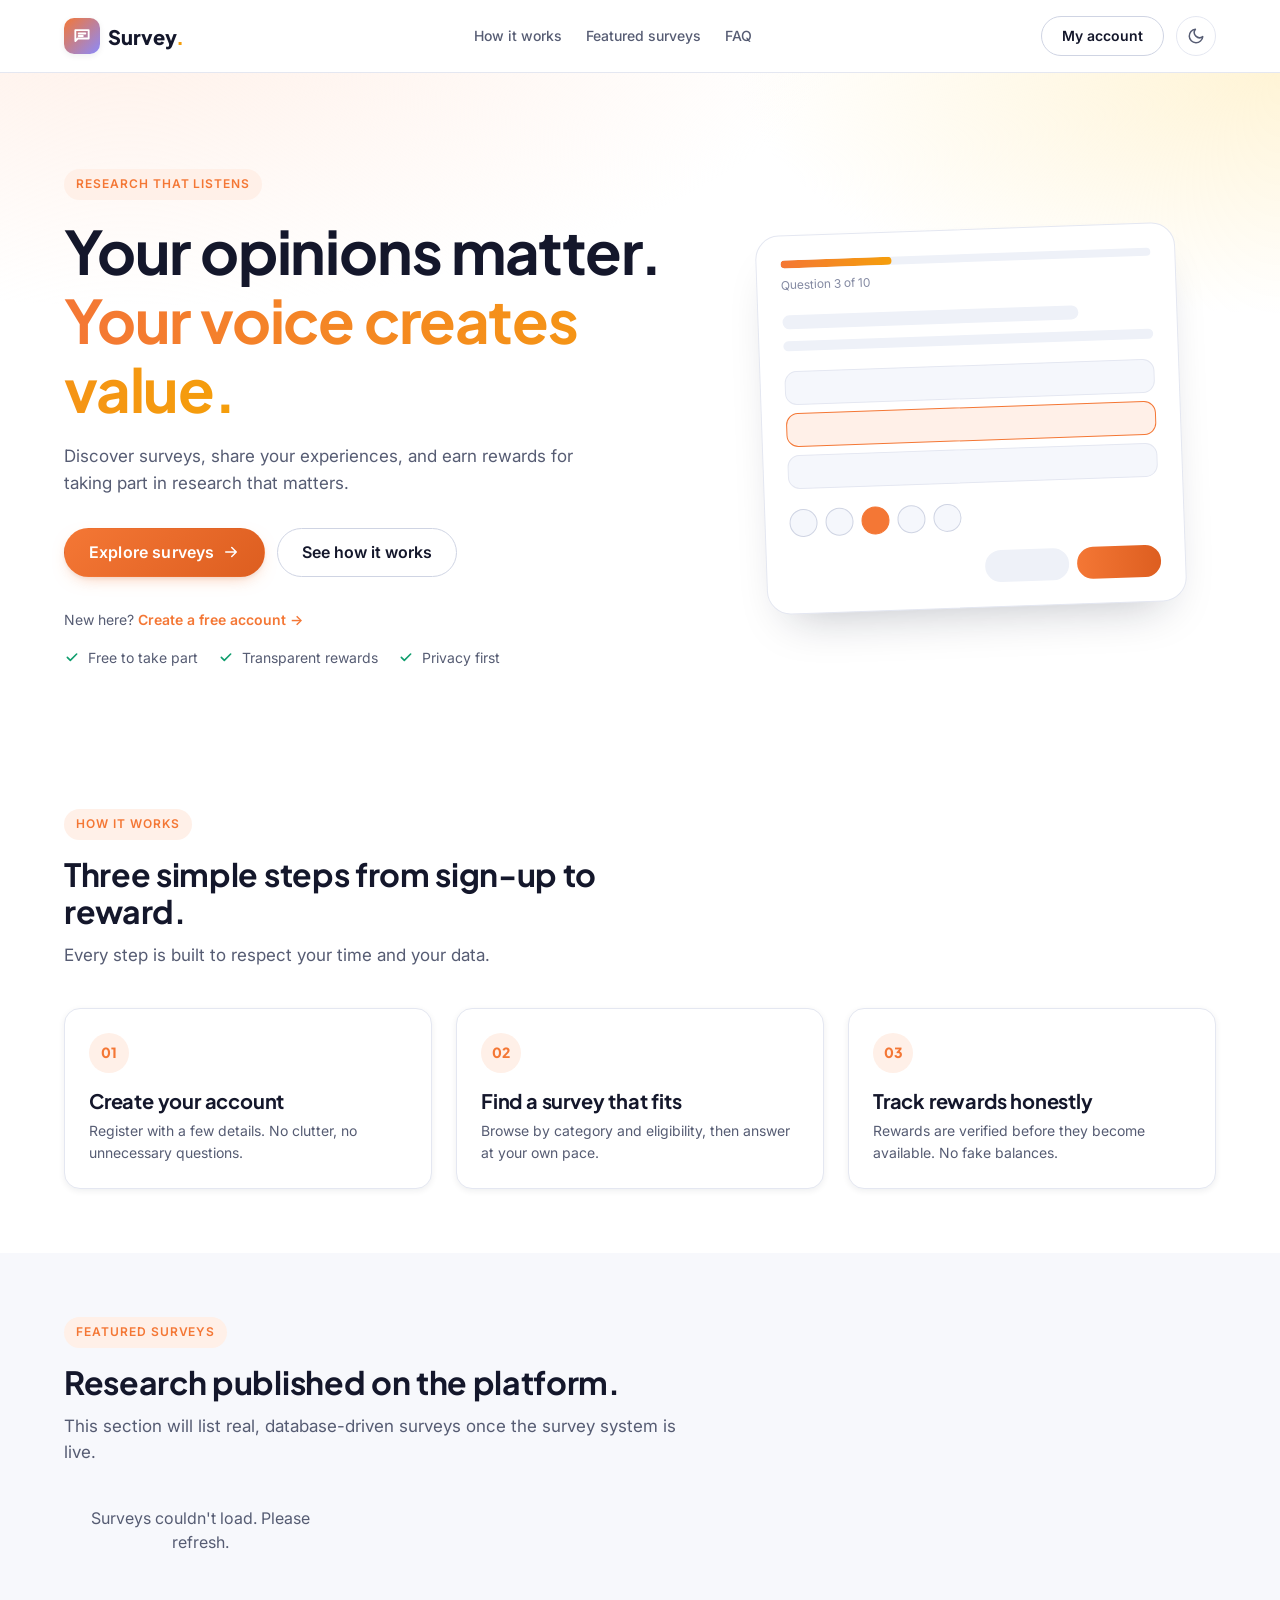
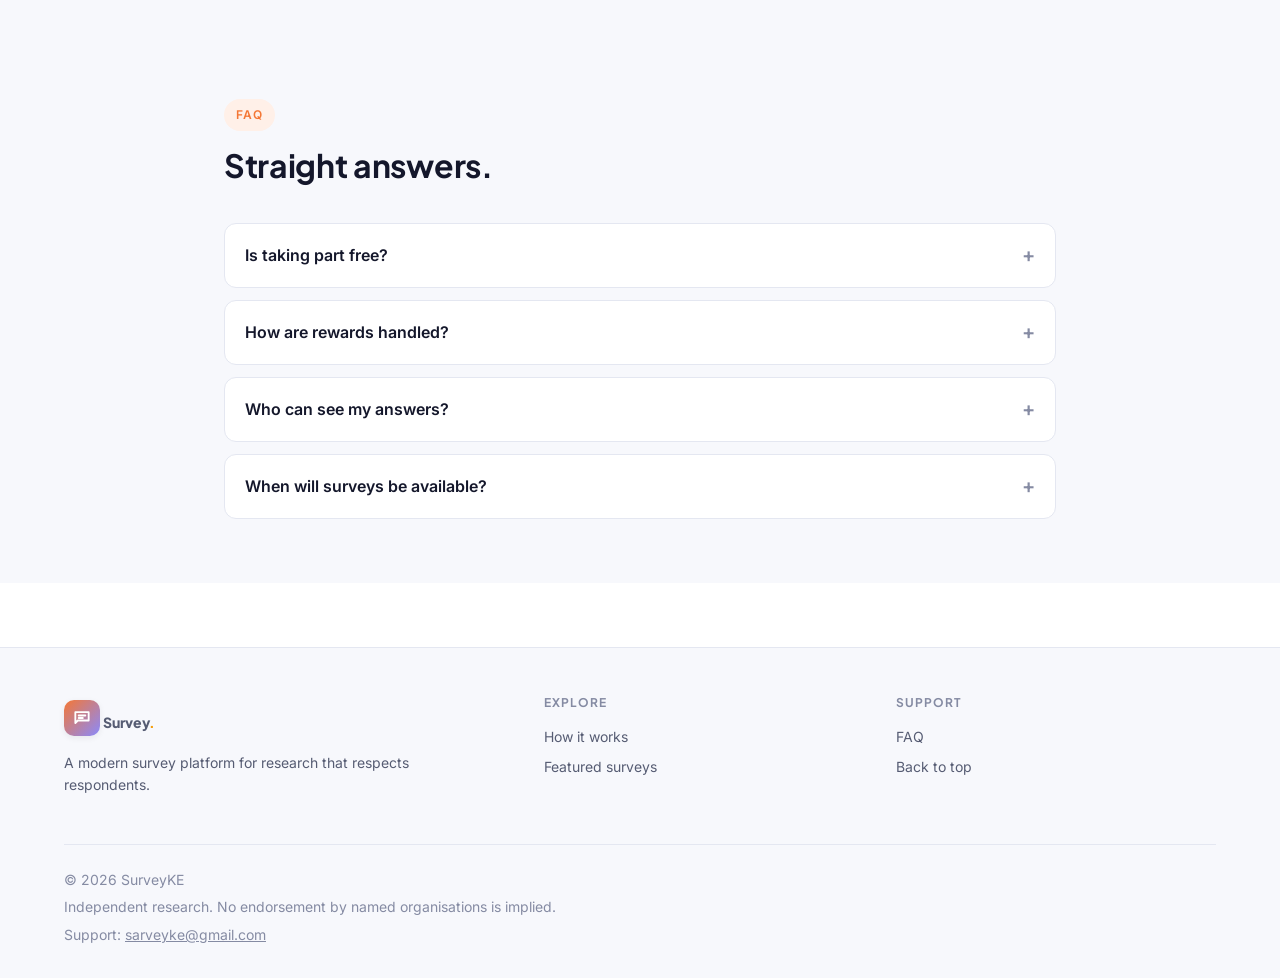
<file: frontend/index.html>
<!DOCTYPE html>
<html lang="en" data-theme="light">
<head>
  <meta charset="UTF-8" />
  <meta name="viewport" content="width=device-width, initial-scale=1.0" />
  <title>Survey — Your Opinions Matter</title>
  <meta name="description" content="Discover surveys, share your experiences, and earn rewards for taking part in research that matters." />

  <!-- Theme is resolved before first paint to avoid a flash of the wrong theme. -->
  <script>
    (function () {
      try {
        var stored = localStorage.getItem('survey.theme') || 'system';
        var prefersDark = window.matchMedia && window.matchMedia('(prefers-color-scheme: dark)').matches;
        var resolved = stored === 'system' ? (prefersDark ? 'dark' : 'light') : stored;
        document.documentElement.setAttribute('data-theme', resolved);
      } catch (e) {
        document.documentElement.setAttribute('data-theme', 'light');
      }
    })();
  </script>

  <link rel="preconnect" href="https://fonts.googleapis.com" />
  <link rel="preconnect" href="https://fonts.gstatic.com" crossorigin />
  <link
    href="https://fonts.googleapis.com/css2?family=Inter:wght@400;500;600;700&family=Plus+Jakarta+Sans:wght@600;700;800&display=swap"
    rel="stylesheet"
  />

  <link rel="stylesheet" href="css/themes.css" />
  <link rel="stylesheet" href="css/main.css" />
  <link rel="stylesheet" href="css/layout.css" />
  <link rel="stylesheet" href="css/components.css" />
  <link rel="stylesheet" href="css/animations.css" />
  <link rel="stylesheet" href="css/responsive.css" />
  <style>
    .survey-grid-home { display: grid; grid-template-columns: repeat(auto-fill, minmax(260px, 1fr)); gap: 20px; }
  </style>
</head>
<body>
  <a class="skip-link" href="#main">Skip to content</a>

  <header class="site-header" id="top">
    <div class="container header-inner">
      <a class="brand" href="index.html" aria-label="Survey home">
        <span class="brand-mark" aria-hidden="true">
          <svg viewBox="0 0 24 24" fill="none" stroke="currentColor" stroke-width="2.2" stroke-linecap="round" stroke-linejoin="round">
            <path d="M4 5h16v10H7l-3 3V5z" />
            <path d="M8 9h8M8 12h5" />
          </svg>
        </span>
        <span class="brand-wordmark">Survey<span class="brand-dot">.</span></span>
      </a>

      <nav class="primary-nav" aria-label="Primary">
        <a href="#how-it-works">How it works</a>
        <a href="#featured">Featured surveys</a>
        <a href="#faq">FAQ</a>
      </nav>

      <div class="header-actions">
        <a class="btn btn--secondary" href="dashboard.html">My account</a>
        <button class="theme-toggle" type="button" data-theme-toggle aria-label="Switch colour theme">
          <span class="theme-toggle__icon theme-toggle__icon--moon" aria-hidden="true">
            <svg viewBox="0 0 24 24" fill="none" stroke="currentColor" stroke-width="2" stroke-linecap="round" stroke-linejoin="round">
              <path d="M21 12.8A9 9 0 1 1 11.2 3a7 7 0 0 0 9.8 9.8z" />
            </svg>
          </span>
          <span class="theme-toggle__icon theme-toggle__icon--sun" aria-hidden="true">
            <svg viewBox="0 0 24 24" fill="none" stroke="currentColor" stroke-width="2" stroke-linecap="round" stroke-linejoin="round">
              <circle cx="12" cy="12" r="4" />
              <path d="M12 2v2M12 20v2M4.9 4.9l1.4 1.4M17.7 17.7l1.4 1.4M2 12h2M20 12h2M4.9 19.1l1.4-1.4M17.7 6.3l1.4-1.4" />
            </svg>
          </span>
        </button>

        <button
          class="icon-button mobile-menu-toggle"
          type="button"
          aria-controls="mobile-menu"
          aria-expanded="false"
          aria-label="Open menu"
        >
          <svg viewBox="0 0 24 24" fill="none" stroke="currentColor" stroke-width="2" stroke-linecap="round" stroke-linejoin="round">
            <path d="M4 7h16M4 12h16M4 17h16" />
          </svg>
        </button>
      </div>
    </div>

    <div class="mobile-menu" id="mobile-menu" hidden>
      <nav aria-label="Mobile">
        <a href="#how-it-works">How it works</a>
        <a href="#featured">Featured surveys</a>
        <a href="#faq">FAQ</a>
      </nav>
    </div>
  </header>

  <main id="main">
    <!-- Hero -->
    <section class="hero">
      <div class="container hero__inner">
        <div class="hero__copy">
          <span class="eyebrow">Research that listens</span>
          <h1 class="hero__title">
            Your opinions matter.<br />
            <span class="text-gradient">Your voice creates value.</span>
          </h1>
          <p class="hero__lead">
            Discover surveys, share your experiences, and earn rewards for taking part in
            research that matters.
          </p>
          <div class="hero__actions">
            <a class="btn btn--primary btn--lg" href="#featured">
              Explore surveys
              <svg viewBox="0 0 24 24" fill="none" stroke="currentColor" stroke-width="2" stroke-linecap="round" stroke-linejoin="round" aria-hidden="true">
                <path d="M5 12h14M13 6l6 6-6 6" />
              </svg>
            </a>
            <a class="btn btn--secondary btn--lg" href="#how-it-works">See how it works</a>
          </div>
          <p style="margin-top:18px;font-size:14px;color:var(--color-text-muted)">
            New here? <a href="register.html" style="font-weight:600">Create a free account →</a>
          </p>
          <ul class="hero__points">
            <li>
              <svg viewBox="0 0 24 24" fill="none" stroke="currentColor" stroke-width="2.4" stroke-linecap="round" stroke-linejoin="round" aria-hidden="true">
                <path d="M5 12.5l4.5 4.5L19 7.5" />
              </svg>
              Free to take part
            </li>
            <li>
              <svg viewBox="0 0 24 24" fill="none" stroke="currentColor" stroke-width="2.4" stroke-linecap="round" stroke-linejoin="round" aria-hidden="true">
                <path d="M5 12.5l4.5 4.5L19 7.5" />
              </svg>
              Transparent rewards
            </li>
            <li>
              <svg viewBox="0 0 24 24" fill="none" stroke="currentColor" stroke-width="2.4" stroke-linecap="round" stroke-linejoin="round" aria-hidden="true">
                <path d="M5 12.5l4.5 4.5L19 7.5" />
              </svg>
              Privacy first
            </li>
          </ul>
        </div>

        <div class="hero__visual" aria-hidden="true">
          <div class="mock-card">
            <div class="mock-progress">
              <div class="mock-progress__bar"><span></span></div>
              <span class="mock-progress__label">Question 3 of 10</span>
            </div>
            <div class="mock-line mock-line--lg"></div>
            <div class="mock-line"></div>
            <div class="mock-options">
              <span class="mock-option"></span>
              <span class="mock-option mock-option--active"></span>
              <span class="mock-option"></span>
            </div>
            <div class="mock-rating">
              <span></span><span></span><span class="is-on"></span><span></span><span></span>
            </div>
            <div class="mock-actions">
              <span class="mock-btn mock-btn--ghost"></span>
              <span class="mock-btn mock-btn--primary"></span>
            </div>
          </div>
        </div>
      </div>
    </section>

    <!-- How it works -->
    <section class="section" id="how-it-works">
      <div class="container">
        <div class="section-heading">
          <span class="eyebrow">How it works</span>
          <h2>Three simple steps from sign-up to reward.</h2>
          <p>Every step is built to respect your time and your data.</p>
        </div>
        <div class="steps">
          <article class="step">
            <span class="step__num">01</span>
            <h3>Create your account</h3>
            <p>Register with a few details. No clutter, no unnecessary questions.</p>
          </article>
          <article class="step">
            <span class="step__num">02</span>
            <h3>Find a survey that fits</h3>
            <p>Browse by category and eligibility, then answer at your own pace.</p>
          </article>
          <article class="step">
            <span class="step__num">03</span>
            <h3>Track rewards honestly</h3>
            <p>Rewards are verified before they become available. No fake balances.</p>
          </article>
        </div>
      </div>
    </section>

    <!-- Featured surveys — honest empty state in Phase 1 -->
    <section class="section section--muted" id="featured">
      <div class="container">
        <div class="section-heading">
          <span class="eyebrow">Featured surveys</span>
          <h2>Research published on the platform.</h2>
          <p>This section will list real, database-driven surveys once the survey system is live.</p>
        </div>
        <div id="home-surveys" class="survey-grid-home">
          <p class="muted" style="text-align:center">Loading surveys…</p>
        </div>
      </div>
    </section>

    <!-- FAQ -->
    <section class="section section--muted" id="faq">
      <div class="container container--narrow">
        <div class="section-heading">
          <span class="eyebrow">FAQ</span>
          <h2>Straight answers.</h2>
        </div>
        <div class="faq-list">
          <details class="faq-item">
            <summary>Is taking part free?</summary>
            <p>Yes. Creating an account and answering surveys is free.</p>
          </details>
          <details class="faq-item">
            <summary>How are rewards handled?</summary>
            <p>A reward is only counted after the submission has been verified. There is no automatic credit merely for clicking submit.</p>
          </details>
          <details class="faq-item">
            <summary>Who can see my answers?</summary>
            <p>Your responses are only visible to authorised researchers reviewing the survey you completed. Other respondents cannot see your answers.</p>
          </details>
          <details class="faq-item">
            <summary>When will surveys be available?</summary>
            <p>Surveys are published continuously. Sign in to see what's currently available.</p>
          </details>
        </div>
      </div>
    </section>
  </main>

  <footer class="site-footer">
    <div class="container">
      <div class="footer-grid">
        <div class="footer-col">
          <a class="brand" href="#top" aria-label="Back to top">
            <span class="brand-mark" aria-hidden="true">
              <svg viewBox="0 0 24 24" fill="none" stroke="currentColor" stroke-width="2.2" stroke-linecap="round" stroke-linejoin="round">
                <path d="M4 5h16v10H7l-3 3V5z" />
                <path d="M8 9h8M8 12h5" />
              </svg>
            </span>
            <span class="brand-wordmark">Survey<span class="brand-dot">.</span></span>
          </a>
          <p class="footer-blurb">A modern survey platform for research that respects respondents.</p>
        </div>
        <div class="footer-col">
          <h4>Explore</h4>
          <a href="#how-it-works">How it works</a>
          <a href="#featured">Featured surveys</a>
          </div>
        <div class="footer-col">
          <h4>Support</h4>
          <a href="#faq">FAQ</a>
          <a href="#top">Back to top</a>
        </div>
      </div>
      <div class="footer-bottom" style="flex-direction:column;gap:6px;align-items:flex-start">
        <span>&copy; <span data-current-year>2025</span> SurveyKE</span>
        <span>Independent research. No endorsement by named organisations is implied.</span>
        <span>Support: <a href="mailto:sarveyke@gmail.com" style="color:inherit;text-decoration:underline">sarveyke@gmail.com</a></span>
      </div>
    </div>
  </footer>

  <script src="js/theme.js" defer></script>
  <script src="js/navigation.js" defer></script>
  <script src="js/app.js" defer></script>
  <script>
    (function () {
      const API = (window.SURVEY_API_BASE || "https://fluffy-giggle-jjx5j7wxppgqhrpp-8000.app.github.dev").replace(/\/$/, "");
      const box = document.getElementById("home-surveys");
      if (!box) return;
      fetch(`${API}/api/surveys/?page=1&page_size=6`)
        .then(r => r.ok ? r.json() : Promise.reject(new Error("fetch failed")))
        .then(data => {
          const items = (data.items || []).slice(0, 6);
          if (!items.length) {
            box.innerHTML = '<p class="muted" style="text-align:center">No surveys are live right now — check back soon.</p>';
            return;
          }
          box.innerHTML = items.map(s => `
            <article class="survey-card" style="background:var(--color-surface);border:1px solid var(--color-border);border-radius:16px;padding:22px;display:flex;flex-direction:column;gap:10px">
              <span style="font-size:10px;font-weight:800;letter-spacing:1px;color:var(--color-primary);text-transform:uppercase">${s.required_tier}</span>
              <h3 style="margin:0;font-size:18px">${s.title.replace(/[<>&"]/g, c => ({"<":"&lt;",">":"&gt;","&":"&amp;","\"":"&quot;"}[c]))}</h3>
              <p style="margin:0;color:var(--color-text-muted);font-size:14px">${s.estimated_minutes ? s.estimated_minutes + " min" : "Time varies"}</p>
              <strong style="color:var(--color-success);font-size:16px">${s.reward_currency} ${Number(s.reward_amount).toLocaleString()}</strong>
              <a href="dashboard.html" class="btn btn--primary" style="margin-top:6px">Sign in to take part</a>
            </article>`).join("");
        })
        .catch(() => {
          box.innerHTML = '<p class="muted" style="text-align:center">Surveys couldn\'t load. Please refresh.</p>';
        });
    })();
  </script>
</body>
</html>
</file>
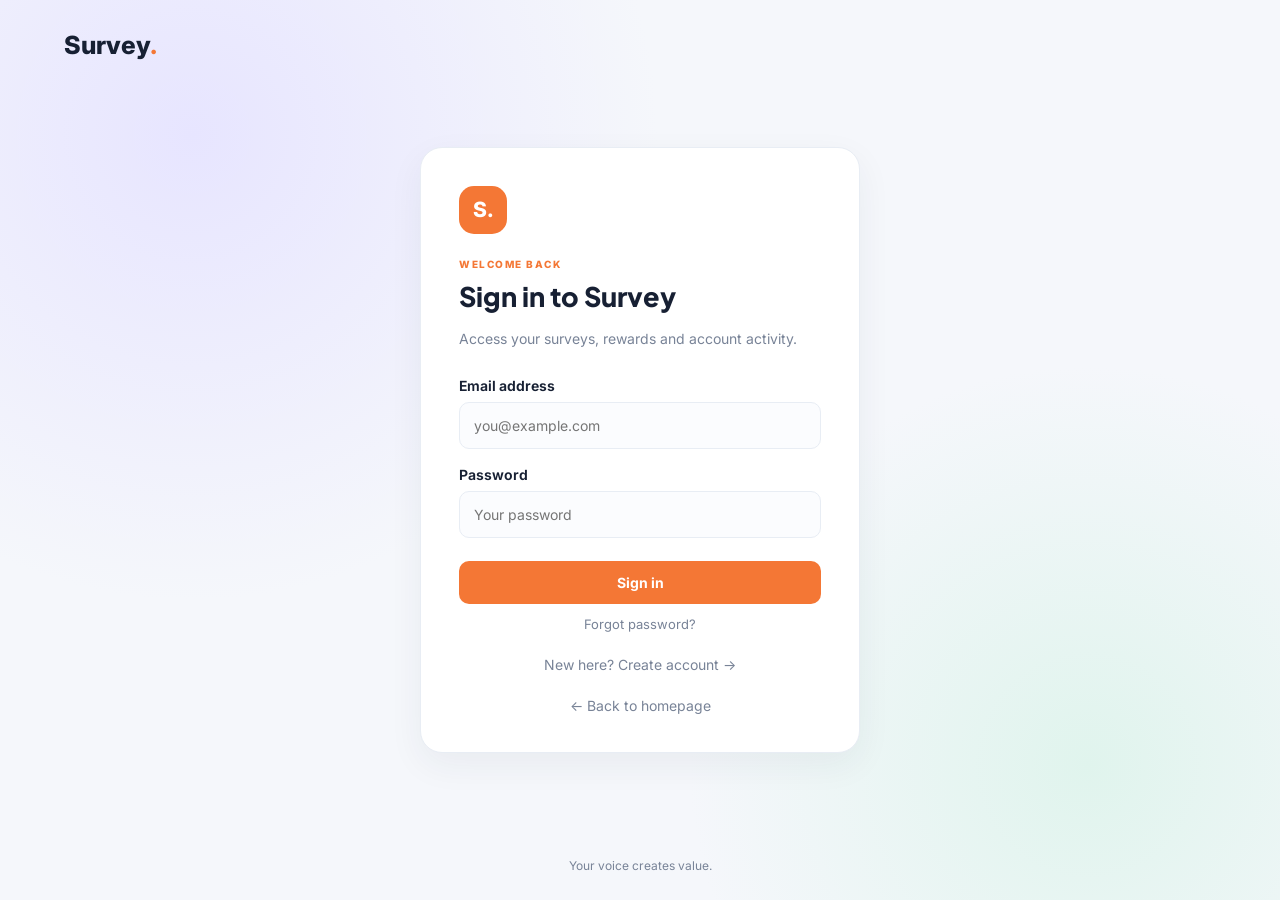
<file: frontend/admin.html>
<!DOCTYPE html>
<html lang="en">
<head>
  <meta charset="UTF-8">
  <meta name="viewport" content="width=device-width, initial-scale=1">
  <title>SurveyKE | Admin Workspace</title>
  <link rel="stylesheet" href="css/admin.css">
</head>
<body>
  <div class="admin-shell">
    <aside class="sidebar" id="sidebar">
      <div class="brand"><span class="brand-mark">S</span><div><strong>SurveyKE</strong><small>ADMIN WORKSPACE</small></div></div>
      <div class="admin-profile">
        <div class="avatar" id="admin-avatar">A</div>
        <div><strong id="admin-name">Administrator</strong><small id="admin-email">Loading profile...</small></div>
      </div>
      <nav>
        <button class="nav-item active" data-view="overview"><span>▦</span> Overview</button>
        <button class="nav-item" data-view="surveys"><span>▤</span> Surveys</button>
        <button class="nav-item" data-view="questions"><span>☷</span> Questions</button>
        <button class="nav-item" data-view="rewards"><span>◈</span> Reward approvals <i id="reward-nav-count">0</i></button>
        <button class="nav-item" data-view="withdrawals"><span>⇄</span> Withdrawals</button>
        <button class="nav-item" data-view="payments"><span>₣</span> Payments</button>
        <button class="nav-item" data-view="respondents"><span>♙</span> Respondents</button>
      </nav>
      <div class="sidebar-bottom">
        <a href="dashboard.html">Respondent dashboard ↗</a>
        <button id="logout-button" class="logout-button">↪ Sign out</button>
      </div>
    </aside>

    <main class="main">
      <header class="topbar">
        <button id="menu-button" class="menu-button" aria-label="Open menu">☰</button>
        <div><small>ADMINISTRATION</small><h1 id="page-title">Overview</h1></div>
        <div class="top-actions"><span class="live-dot"></span> Connected workspace</div>
      </header>

      <div id="page-message" class="message" hidden></div>
      <div id="loading" class="loading">Loading administrator workspace...</div>

      <section class="view" id="view-overview" hidden>
        <div class="welcome">
          <div><span class="eyebrow">SURVEYKE CONTROL CENTRE</span><h2>Welcome back, <span id="welcome-name">Admin</span>.</h2><p>Monitor surveys, reward approvals and withdrawal activity from one place.</p></div>
          <div class="welcome-icon">⌘</div>
        </div>
        <div class="stats-grid">
          <article class="stat-card"><span>Total surveys</span><strong id="stat-surveys">—</strong><small>Across all statuses</small></article>
          <article class="stat-card"><span>Published surveys</span><strong id="stat-published">—</strong><small>Currently published</small></article>
          <article class="stat-card"><span>Pending rewards</span><strong id="stat-rewards">—</strong><small>Awaiting your review</small></article>
          <article class="stat-card"><span>Withdrawal requests</span><strong id="stat-withdrawals">—</strong><small>Awaiting review</small></article>
        </div>
        <div class="panel">
          <div class="panel-heading"><div><h3>Recent surveys</h3><p>Latest surveys in your platform</p></div><button class="text-button" data-go="surveys">Manage surveys →</button></div>
          <div id="overview-surveys" class="table-wrap"></div>
        </div>
        <div class="quick-grid">
          <button class="quick-action" data-go="surveys"><span>＋</span><strong>Create a survey</strong><small>Set up a new questionnaire</small></button>
          <button class="quick-action" data-go="rewards"><span>◈</span><strong>Review rewards</strong><small>Approve eligible submissions</small></button>
          <button class="quick-action" data-go="withdrawals"><span>⇄</span><strong>Process withdrawals</strong><small>Review respondent payments</small></button>
        </div>
      </section>

      <section class="view" id="view-surveys" hidden>
        <div class="section-heading"><div><h2>Survey management</h2><p>Create, publish and manage your survey catalogue.</p></div><button class="primary-button" id="show-survey-form">＋ Create survey</button></div>
        <form id="survey-form" class="panel form-panel" hidden>
          <div class="panel-heading"><div><h3>Create a survey</h3><p>Complete the details below. New surveys start as drafts.</p></div><button type="button" class="icon-button" id="hide-survey-form">✕</button></div>
          <div class="form-grid">
            <label class="full">Survey title<input name="title" required minlength="3" maxlength="200" placeholder="e.g. Household Internet Usage Survey"></label>
            <label>Membership tier<select name="required_tier"><option value="basic">Basic</option><option value="bronze">Bronze</option><option value="silver">Silver</option><option value="gold">Gold</option><option value="platinum">Platinum</option></select></label>
            <label>Reward amount (KES)<input name="reward_amount" type="number" min="0" step="0.01" value="0" required></label>
            <label>Estimated minutes<input name="estimated_minutes" type="number" min="1" max="1440" placeholder="e.g. 5"></label>
            <label>Country code<input name="country_code" maxlength="2" placeholder="KE"></label>
            <label class="full">Description<textarea name="description" rows="3" placeholder="Describe the survey..."></textarea></label>
            <label class="full">Instructions<textarea name="instructions" rows="3" placeholder="Instructions for participants..."></textarea></label>
            <label>Target audience<input name="target_audience" placeholder="e.g. Adults in Kenya"></label>
            <label>Participant target<input name="participant_target" type="number" min="1" placeholder="Optional"></label>
          </div>
          <div class="form-actions"><button type="button" class="secondary-button" id="cancel-survey">Cancel</button><button class="primary-button" type="submit">Save draft</button></div>
        </form>
        <div class="panel"><div class="panel-heading"><div><h3>All surveys</h3><p>Manage survey publication and availability.</p></div><button class="secondary-button" id="refresh-surveys">↻ Refresh</button></div><div id="surveys-table" class="table-wrap"></div></div>
      </section>

      <section class="view" id="view-questions" hidden>
        <div class="section-heading"><div><h2>Question management</h2><p>Add and manage questions belonging to a survey.</p></div></div>
        <div class="panel">
          <label class="select-survey">Choose survey<select id="question-survey"><option value="">Select a survey</option></select></label>
          <div id="question-workspace"><p class="empty-state">Choose a survey to view and manage its questions.</p></div>
        </div>
      </section>

      <section class="view" id="view-rewards" hidden>
        <div class="section-heading"><div><h2>Reward approvals</h2><p>Review submitted survey rewards before they become withdrawable.</p></div><button class="secondary-button" id="refresh-rewards">↻ Refresh</button></div>
        <div class="notice">Approved rewards move from pending balance to available balance. Review each submission before approving.</div>
        <div class="panel"><div id="rewards-table" class="table-wrap"></div></div>
      </section>

      <section class="view" id="view-respondents" hidden>
        <div class="section-heading">
          <div><h2>Respondent management</h2><p>View respondent accounts and manage account access.</p></div>
          <button class="secondary-button" id="refresh-respondents">↻ Refresh</button>
        </div>
        <div class="panel">
          <div class="form-grid">
            <label class="full">Search respondents
              <input id="respondent-search" type="search" placeholder="Search by name or email">
            </label>
          </div>
          <div id="respondents-table" class="table-wrap">
            <p class="empty-state">Open this section to load respondent accounts.</p>
          </div>
        </div>
      </section>

      <section class="view" id="view-withdrawals" hidden>
        <div class="section-heading"><div><h2>Withdrawal management</h2><p>Review and process respondent withdrawal requests.</p></div><button class="secondary-button" id="refresh-withdrawals">↻ Refresh</button></div>
        <div class="notice">Follow the payment workflow: approve, mark processing, then mark paid with a payment reference. Rejected requests release the held amount.</div>
        <div class="panel"><div id="withdrawals-table" class="table-wrap"></div></div>
      </section>

      <section class="view" id="view-payments" hidden>
        <div class="section-heading"><div><h2>Payment records</h2><p>View M-Pesa subscription payments and their status.</p></div><button class="secondary-button" id="refresh-payments">↻ Refresh</button></div>
        <div class="panel"><div id="payments-table" class="table-wrap"></div></div>
      </section>

      <footer>© <span id="year"></span> SurveyKE · Administrator workspace</footer>
    </main>
  </div>
  <script src="js/dashboard-config.js"></script>
  <script src="js/admin.js"></script>
</body>
</html>
</file>
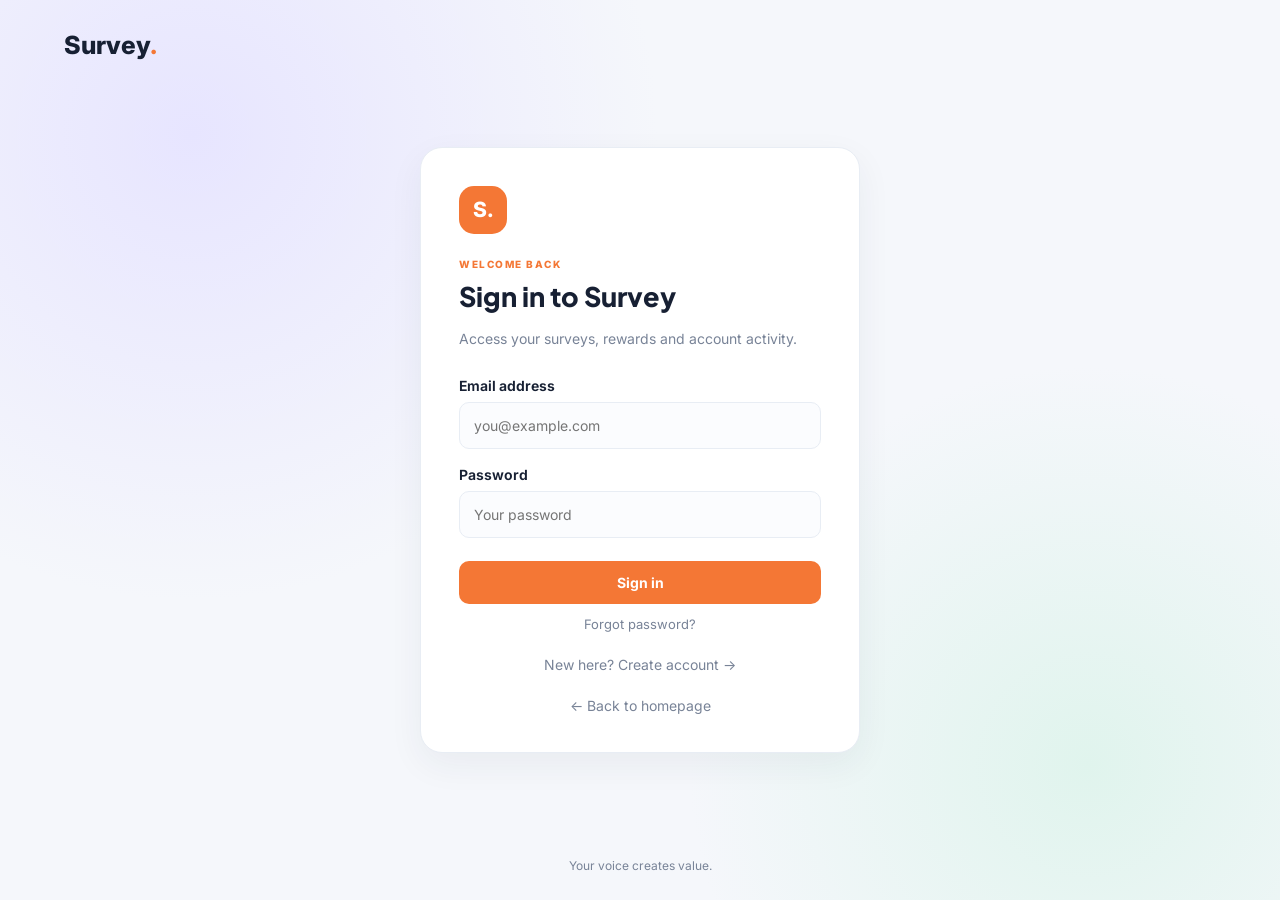
<file: frontend/dashboard.html>
<!DOCTYPE html>
<html lang="en">
<head>
  <meta charset="UTF-8">
  <meta name="viewport" content="width=device-width, initial-scale=1">
  <meta name="theme-color" content="#101827">
  <title>My Dashboard | Survey</title>
  <link rel="preconnect" href="https://fonts.googleapis.com">
  <link rel="preconnect" href="https://fonts.gstatic.com" crossorigin>
  <link href="https://fonts.googleapis.com/css2?family=Inter:wght@400;500;600;700;800&family=Plus+Jakarta+Sans:wght@600;700;800&display=swap" rel="stylesheet">
  <link rel="stylesheet" href="css/themes.css">
  <link rel="stylesheet" href="css/dashboard.css">
</head>
<body>
  <div id="auth-screen" class="auth-screen">
    <a class="auth-brand" href="index.html">Survey<span>.</span></a>
    <section class="auth-card">
      <div class="auth-symbol">S.</div>
      <p class="eyebrow">WELCOME BACK</p>
      <h1>Sign in to Survey</h1>
      <p class="muted">Access your surveys, rewards and account activity.</p>

      <form id="login-form">
        <label for="email">Email address</label>
        <input id="email" name="email" type="email" autocomplete="email" required placeholder="you@example.com">

        <label for="password">Password</label>
        <input id="password" name="password" type="password" autocomplete="current-password" required placeholder="Your password">

        <p id="auth-error" class="message error" role="alert" hidden></p>
        <button class="primary-button full-button" type="submit" id="login-button">Sign in</button>
        <a href="reset.html" style="display:block;text-align:center;margin-top:12px;font-size:13px;color:var(--dash-muted);text-decoration:none">Forgot password?</a>
      </form>
      <a class="back-link" href="register.html">New here? Create account →</a>
      <a class="back-link" href="index.html">← Back to homepage</a>
    </section>
    <p class="auth-footnote">Your voice creates value.</p>
  </div>

  <div id="dashboard-screen" hidden>
    <aside class="sidebar" id="sidebar">
      <a class="brand" href="index.html">Survey<span>.</span></a>
      <p class="sidebar-label">WORKSPACE</p>
      <nav class="side-nav">
        <button class="nav-link active" data-view="overview">▦ <span>Overview</span></button>
        <button class="nav-link" data-view="surveys">▤ <span>Available surveys</span></button>
        <button class="nav-link" data-view="activity">◷ <span>My activity</span></button>
        <button class="nav-link" data-view="wallet">◈ <span>My wallet</span></button>
        <a class="nav-link" href="subscription.html" style="text-decoration:none">⚡ <span>Upgrade plan</span></a>
        <a class="nav-link" href="notifications.html" style="text-decoration:none">🔔 <span>Notifications</span></a>
        <a class="nav-link" href="settings.html" style="text-decoration:none">⚙ <span>Settings</span></a>
      </nav>
      <div class="sidebar-bottom">
        <a href="index.html">← Visit homepage</a>
        <button id="logout-button" class="logout-button">↪ Sign out</button>
      </div>
    </aside>

    <main class="dashboard-main">
      <header class="dashboard-header">
        <button id="menu-button" class="menu-button" aria-label="Toggle navigation">☰</button>
        <div>
          <p class="eyebrow">RESPONDENT WORKSPACE</p>
          <h1 id="page-title">Overview</h1>
        </div>
        <a href="notifications.html" title="Notifications" style="margin-left:auto;margin-right:10px;font-size:16px;text-decoration:none;opacity:.75">🔔</a>
        <a href="profile.html" title="Open my profile" style="text-decoration:none;color:inherit;display:flex;align-items:center">
          <div class="profile-chip">
            <div class="avatar" id="user-avatar">U</div>
            <div><strong id="user-name">Respondent</strong><small id="user-email"></small></div>
          </div>
        </a>
      </header>

      <div id="dashboard-message" class="message" role="status" hidden></div>

      <section class="view" id="view-overview">
        <div class="welcome-panel">
          <div>
            <p class="eyebrow">YOUR SURVEY JOURNEY</p>
            <h2>Good to see you, <span id="welcome-name">there</span>.</h2>
            <p>Discover surveys, share your opinions and track your rewards.</p>
          </div>
          <div class="welcome-art" aria-hidden="true">✦</div>
        </div>

        <div class="stat-grid">
          <article class="stat-card">
            <span class="stat-icon">◈</span>
            <p>Available balance</p>
            <h3 id="available-balance">—</h3>
            <small>Approved rewards</small>
          </article>
          <article class="stat-card">
            <span class="stat-icon">◷</span>
            <p>Pending rewards</p>
            <h3 id="pending-balance">—</h3>
            <small>Awaiting admin review</small>
          </article>
          <article class="stat-card">
            <span class="stat-icon">▤</span>
            <p>My participations</p>
            <h3 id="participation-count">—</h3>
            <small>All recorded activity</small>
          </article>
          <article class="stat-card">
            <span class="stat-icon">♛</span>
            <p>Membership</p>
            <h3 id="membership-tier">—</h3>
            <small id="membership-description">Your access level</small>
          </article>
        </div>

        <div class="section-heading">
          <div><p class="eyebrow">DISCOVER</p><h2>Available surveys</h2></div>
          <button class="text-button" data-go="surveys">View all →</button>
        </div>
        <div id="overview-surveys" class="survey-grid">
          <p class="muted">Loading surveys...</p>
        </div>

        <div class="section-heading">
          <div><p class="eyebrow">YOUR PROGRESS</p><h2>Recent activity</h2></div>
          <button class="text-button" data-go="activity">View activity →</button>
        </div>
        <div id="overview-activity" class="activity-list">
          <p class="muted">Loading activity...</p>
        </div>
      </section>

      <section class="view" id="view-surveys" hidden>
        <div class="page-intro">
          <h2>Find your next survey</h2>
          <p>All published surveys are listed here. Your membership determines which ones you can access.</p>
        </div>
        <div id="all-surveys" class="survey-grid">
          <p class="muted">Loading surveys...</p>
        </div>
      </section>

      <section class="view" id="view-activity" hidden>
        <div class="page-intro">
          <h2>Your participation history</h2>
          <p>Track started surveys, submissions and review decisions.</p>
        </div>
        <div id="all-activity" class="activity-list">
          <p class="muted">Loading activity...</p>
        </div>
      </section>

      <section class="view" id="view-wallet" hidden>
        <div class="page-intro">
          <h2>Your rewards wallet</h2>
          <p>Submitted survey rewards remain pending until an administrator approves them.</p>
        </div>
        <div class="wallet-grid">
          <article class="wallet-card available">
            <p>Available balance</p><h2 id="wallet-available">—</h2>
            <small>Approved and withdrawable, subject to withdrawal rules</small>
          </article>
          <article class="wallet-card pending">
            <p>Pending balance</p><h2 id="wallet-pending">—</h2>
            <small>Waiting for administrator review</small>
          </article>
          <article class="wallet-card earned">
            <p>Total earned</p><h2 id="wallet-earned">—</h2>
            <small>Rewards approved to date</small>
          </article>
        </div>
        <div class="notice">
          <strong>How rewards work</strong>
          <p>When you submit an eligible survey, its reward is placed in your pending balance. It becomes available only after administrator approval.</p>
        </div>

        <div class="section-heading">
          <div><p class="eyebrow">WITHDRAW</p><h2>Request a withdrawal</h2></div>
        </div>
        <form id="withdraw-form" class="survey-card" style="max-width:none">
          <div class="form-grid" style="display:grid;grid-template-columns:repeat(2,1fr);gap:14px">
            <label>Amount (KES)<input id="wd-amount" type="number" min="2500" step="0.01" required placeholder="Minimum 2500"></label>
            <label>Method
              <select id="wd-method">
                <option value="mpesa">M-Pesa</option>
                <option value="bank_transfer">Bank transfer</option>
                <option value="other">Other</option>
              </select>
            </label>
            <label style="grid-column:1/-1">Destination (masked, e.g. +2547****123)<input id="wd-destination" type="text" required minlength="4" maxlength="120" placeholder="+2547****123"></label>
          </div>
          <p id="wd-message" class="message" hidden style="margin-top:12px"></p>
          <button class="primary-button" type="submit" id="wd-submit" style="margin-top:14px">Request withdrawal</button>
        </form>

        <div class="section-heading">
          <div><p class="eyebrow">HISTORY</p><h2>Transaction history</h2></div>
        </div>
        <div id="wallet-txns"><p class="muted">Loading transactions...</p></div>

        <div class="section-heading">
          <div><p class="eyebrow">WITHDRAWALS</p><h2>Withdrawal requests</h2></div>
        </div>
        <div id="wallet-withdrawals"><p class="muted">Loading withdrawals...</p></div>
      </section>

      <footer class="dashboard-footer">© <span id="year"></span> Survey. Research that listens.</footer>
    </main>
  </div>

  <script src="js/dashboard-config.js"></script>
  <script src="js/dashboard.js" defer></script>
</body>
</html>
</file>
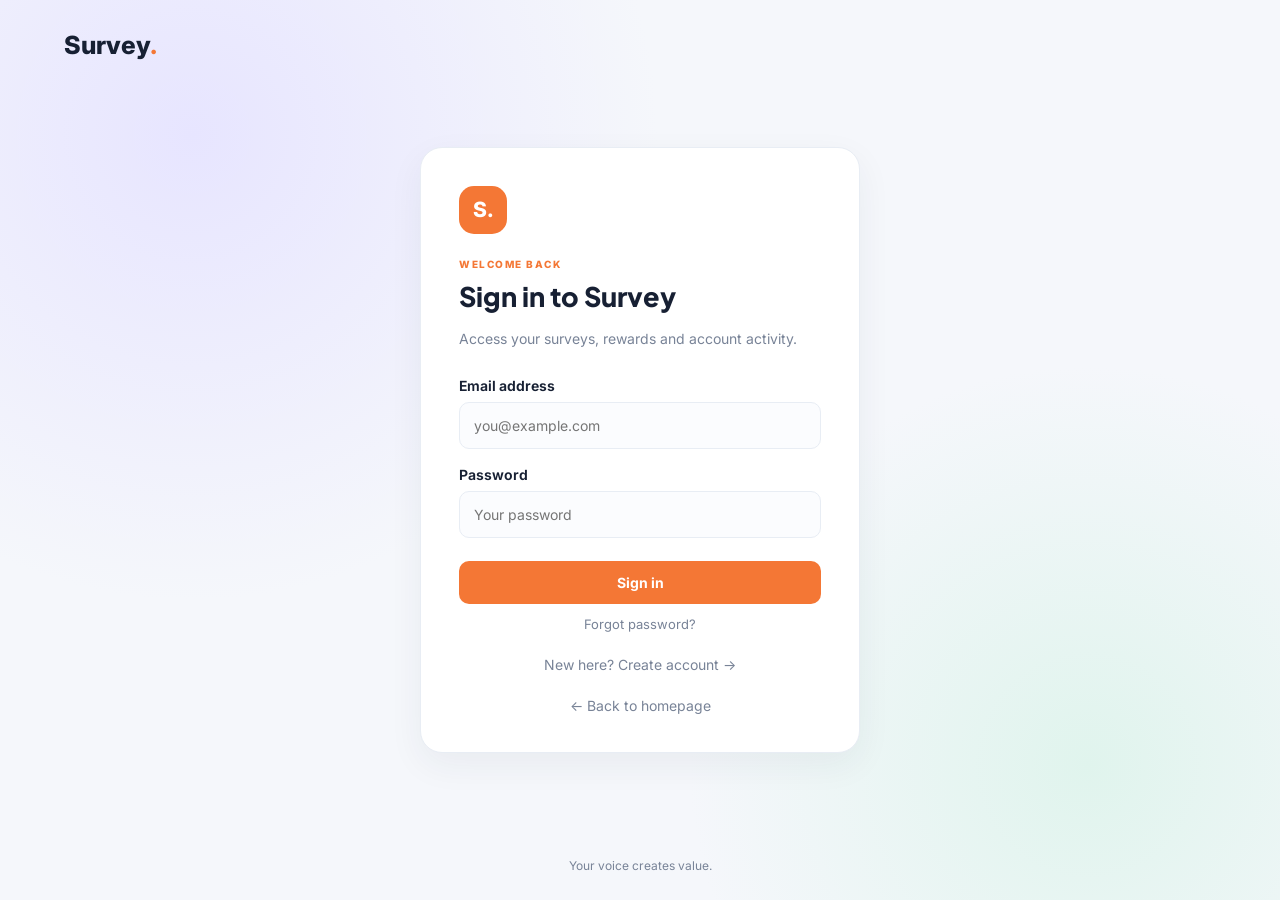
<file: frontend/notifications.html>
<!DOCTYPE html>
<html lang="en">
<head>
  <meta charset="UTF-8">
  <meta name="viewport" content="width=device-width, initial-scale=1">
  <title>Notifications | Survey</title>
  <link href="https://fonts.googleapis.com/css2?family=Inter:wght@400;500;600;700;800&family=Plus+Jakarta+Sans:wght@600;700;800&display=swap" rel="stylesheet">
  <link rel="stylesheet" href="css/themes.css">
  <link rel="stylesheet" href="css/dashboard.css">
</head>
<body>
  <main class="dashboard-main" style="margin:0;padding:30px">
    <header class="dashboard-header">
      <div><p class="eyebrow">INBOX</p><h1 style="font-size:22px">Notifications</h1></div>
      <a class="primary-button" href="dashboard.html">← Back</a>
    </header>
    <div id="notif-list"><p class="muted">Loading…</p></div>
  </main>
  <script src="js/dashboard-config.js"></script>
  <script>
    (function () {
      const API = (window.SURVEY_API_BASE || "").replace(/\/$/, "");
      const token = sessionStorage.getItem("survey_access_token") || "";
      const box = document.getElementById("notif-list");
      if (!token) { window.location.replace("dashboard.html"); return; }
      function esc(v){return String(v??"").replace(/[&<>"']/g,c=>({"&":"&amp;","<":"&lt;",">":"&gt;",'"':"&quot;","'":"&#39;"}[c]));}
      fetch(`${API}/api/notifications/me?limit=50`, { headers: { Authorization: "Bearer " + token }})
        .then(r => r.ok ? r.json() : Promise.reject(new Error("Failed to load")))
        .then(data => {
          if (!data.items.length) { box.innerHTML = '<p class="muted">No notifications yet.</p>'; return; }
          box.innerHTML = data.items.map(n => `
            <div class="activity-item" style="margin-bottom:10px;cursor:${n.read_at ? "default" : "pointer"}" data-id="${n.id}" data-read="${!!n.read_at}">
              <div>
                <strong>${esc(n.title)}</strong>
                <small>${esc(n.body || "")} · ${new Date(n.created_at).toLocaleString()}</small>
              </div>
              ${n.read_at ? "" : '<span class="status-pill status-submitted">new</span>'}
            </div>`).join("");
          box.querySelectorAll('[data-read="false"]').forEach(el => {
            el.addEventListener("click", () => {
              fetch(`${API}/api/notifications/${el.dataset.id}/read`, {
                method: "POST", headers: { Authorization: "Bearer " + token }
              }).then(() => el.querySelector(".status-pill")?.remove());
            });
          });
        })
        .catch(err => { box.innerHTML = `<p class="muted">${esc(err.message)}</p>`; });
    })();
  </script>
</body>
</html>
</file>
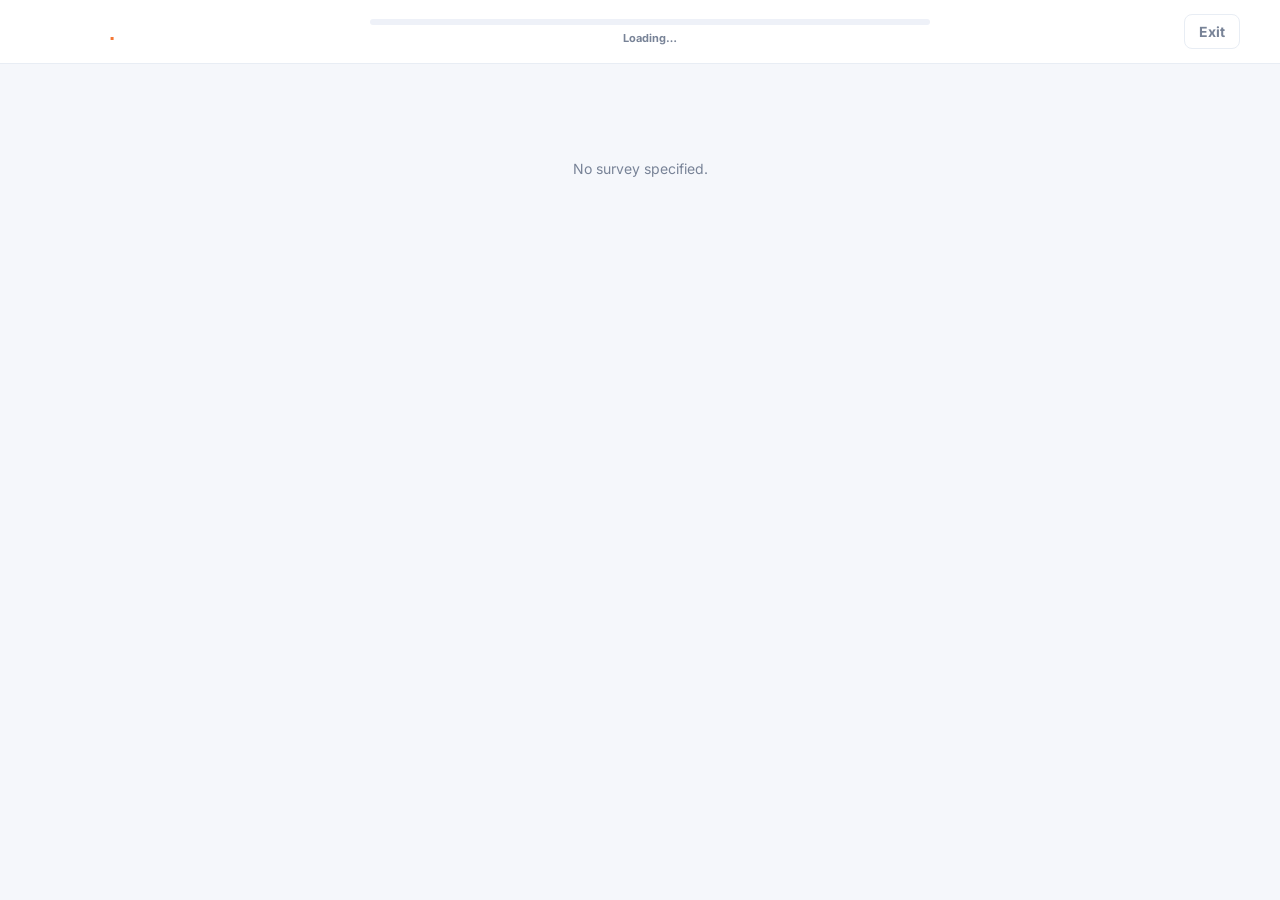
<file: frontend/participate.html>
<!DOCTYPE html>
<html lang="en">
<head>
  <meta charset="UTF-8">
  <meta name="viewport" content="width=device-width, initial-scale=1">
  <title>Take Survey | Survey</title>
  <link rel="preconnect" href="https://fonts.googleapis.com">
  <link rel="preconnect" href="https://fonts.gstatic.com" crossorigin>
  <link href="https://fonts.googleapis.com/css2?family=Inter:wght@400;500;600;700;800&family=Plus+Jakarta+Sans:wght@600;700;800&display=swap" rel="stylesheet">
  <link rel="stylesheet" href="css/themes.css">
  <link rel="stylesheet" href="css/dashboard.css">
  <link rel="stylesheet" href="css/participate.css">
</head>
<body>
  <header class="survey-topbar">
    <a class="brand" href="dashboard.html">Survey<span>.</span></a>
    <div class="survey-progress-wrap">
      <div class="survey-progress-bar"><span id="progress-fill" style="width:0%"></span></div>
      <p class="survey-progress-label" id="progress-label">Loading…</p>
    </div>
    <button id="exit-button" class="exit-button" type="button">Exit</button>
  </header>

  <main class="survey-main">
    <div id="survey-message" class="message" role="status" hidden></div>

    <section id="survey-loading" class="survey-loading">Loading survey…</section>

    <section id="survey-info" class="survey-card" hidden>
      <p class="eyebrow">SURVEY</p>
      <h1 id="survey-title">—</h1>
      <p class="muted" id="survey-description"></p>
      <div class="survey-meta">
        <span id="survey-minutes">—</span>
        <span id="survey-reward">—</span>
        <span id="survey-tier">—</span>
      </div>
      <div id="survey-instructions-wrap" hidden>
        <h3>Instructions</h3>
        <p id="survey-instructions"></p>
      </div>
      <button id="start-button" class="primary-button">Start survey</button>
    </section>

    <section id="question-view" hidden>
      <div class="question-card">
        <p class="eyebrow" id="question-counter">Question 1</p>
        <h2 id="question-prompt">—</h2>
        <p class="muted" id="question-help" hidden></p>
        <div id="question-controls"></div>
      </div>
      <div class="question-actions">
        <button id="back-button" class="secondary-button" type="button">Back</button>
        <button id="next-button" class="primary-button" type="button">Next</button>
      </div>
    </section>

    <section id="submitted-view" class="survey-card" hidden>
      <h2>Submission received</h2>
      <p id="submitted-message" class="muted"></p>
      <p class="muted">Your reward is now <strong>pending</strong> until an administrator reviews your submission.</p>
      <a href="dashboard.html" class="primary-button">Back to dashboard</a>
    </section>

    <section id="disqualified-view" class="survey-card" hidden>
      <h2>Not eligible</h2>
      <p id="disqualified-message" class="muted"></p>
      <a href="dashboard.html" class="primary-button">Back to dashboard</a>
    </section>
  </main>

  <script src="js/dashboard-config.js"></script>
  <script src="js/participate.js" defer></script>
</body>
</html>
</file>
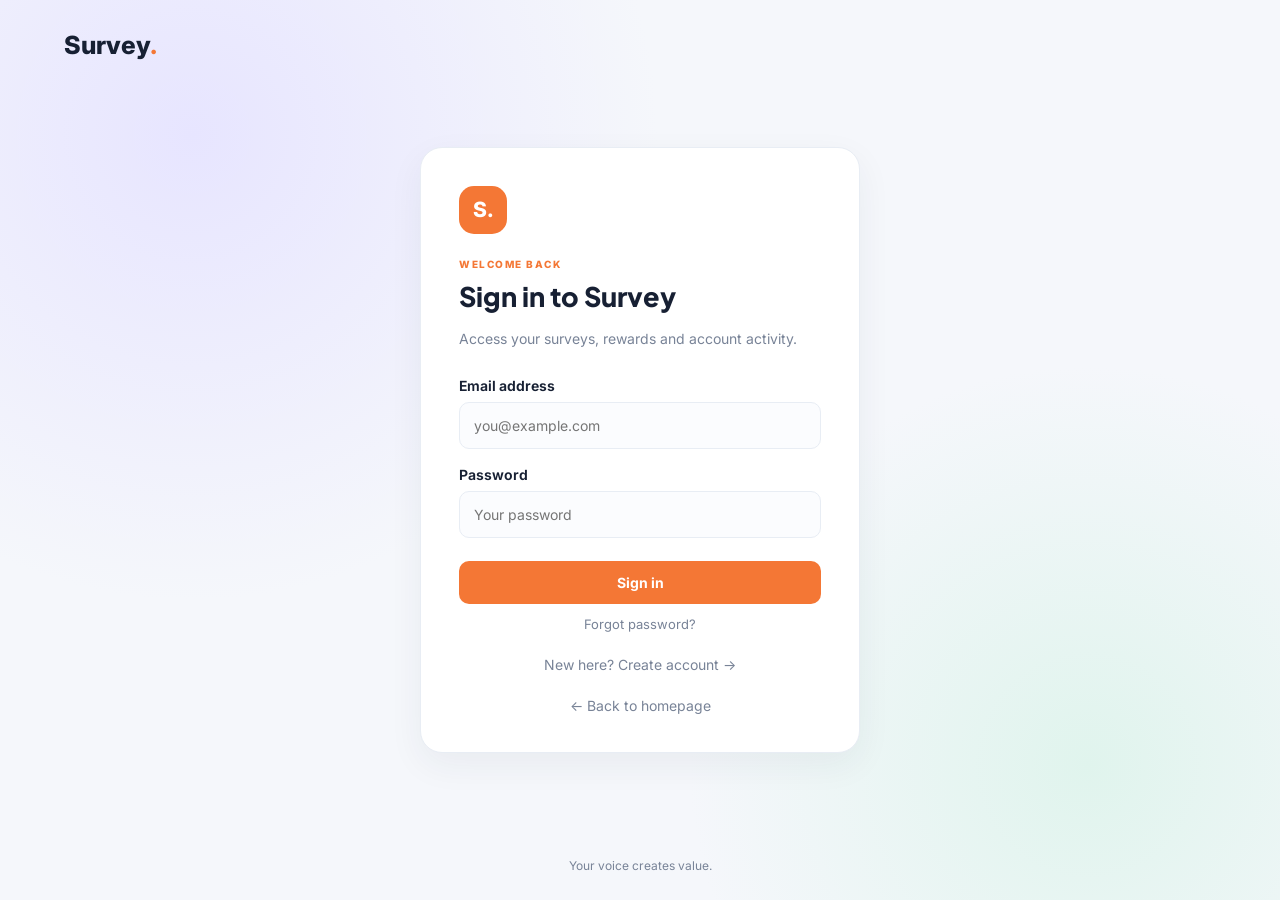
<file: frontend/payment.html>
<!DOCTYPE html>
<html lang="en">
<head>
  <meta charset="UTF-8">
  <meta name="viewport" content="width=device-width, initial-scale=1">
  <title>Payment | Survey</title>
  <link href="https://fonts.googleapis.com/css2?family=Inter:wght@400;500;600;700;800&family=Plus+Jakarta+Sans:wght@600;700;800&display=swap" rel="stylesheet">
  <link rel="stylesheet" href="css/themes.css">
  <link rel="stylesheet" href="css/dashboard.css">
  <link rel="stylesheet" href="css/participate.css">
</head>
<body>
  <header class="survey-topbar">
    <a class="brand" href="dashboard.html">Survey<span>.</span></a>
    <div style="flex:1"></div>
    <a href="subscription.html" class="exit-button">← Back</a>
  </header>

  <main class="survey-main">
    <div id="payment-message" class="message" hidden></div>

    <section class="survey-card" id="plan-summary">
      <p class="eyebrow">UPGRADE</p>
      <h1 id="plan-name">Loading plan…</h1>
      <p class="muted" style="margin-top:8px">Complete your subscription with M-Pesa.</p>
      <div id="plan-price" style="font-size:34px;font-weight:800;margin:22px 0 6px;font-family:'Plus Jakarta Sans',sans-serif">—</div>
      <p class="muted" style="font-size:12px;margin:0">Billed monthly. Cancel anytime.</p>
    </section>

    <section class="survey-card" id="mpesa-form-wrap" style="margin-top:20px">
      <h2 style="font:800 18px 'Plus Jakarta Sans',sans-serif;margin:0 0 12px">Pay with M-Pesa</h2>
      <p class="muted" style="font-size:13px;margin:0 0 18px">Enter your Safaricom M-Pesa number. We'll send an STK prompt to authorize the payment.</p>
      <label style="display:block;font-size:12px;font-weight:700;margin-bottom:6px;color:#4a566b">M-Pesa number</label>
      <input id="mpesa-phone" type="tel" placeholder="0712345678 or +254712345678"
             style="width:100%;padding:14px;border:1px solid var(--dash-line);border-radius:10px;font-size:14px;background:#fbfcfe">
      <button id="pay-btn" class="primary-button" style="width:100%;margin-top:16px;padding:14px;font-size:15px">Send STK push</button>
      <p style="font-size:11px;color:var(--dash-muted);margin-top:14px;text-align:center">🔒 Secure payment via Safaricom Daraja</p>
    </section>

    <section class="survey-card" id="pending-state" hidden style="margin-top:20px;text-align:center">
      <div style="font-size:48px;margin-bottom:12px">📱</div>
      <h2 style="font:800 20px 'Plus Jakarta Sans',sans-serif;margin:0 0 8px">Check your phone</h2>
      <p class="muted">Enter your M-Pesa PIN on the prompt that just appeared.</p>
      <p class="muted" style="font-size:12px">Waiting for confirmation…</p>
    </section>

    <section class="survey-card" id="success-state" hidden style="margin-top:20px;text-align:center">
      <div style="font-size:48px;margin-bottom:12px">✅</div>
      <h2 style="font:800 20px 'Plus Jakarta Sans',sans-serif;margin:0 0 8px">Payment successful</h2>
      <p class="muted">Your subscription is now active.</p>
      <a href="dashboard.html" class="primary-button" style="display:inline-block;margin-top:16px;padding:12px 24px;border-radius:10px">Back to dashboard</a>
    </section>
  </main>

  <script src="js/dashboard-config.js"></script>
  <script src="js/payment.js" defer></script>
</body>
</html>
</file>
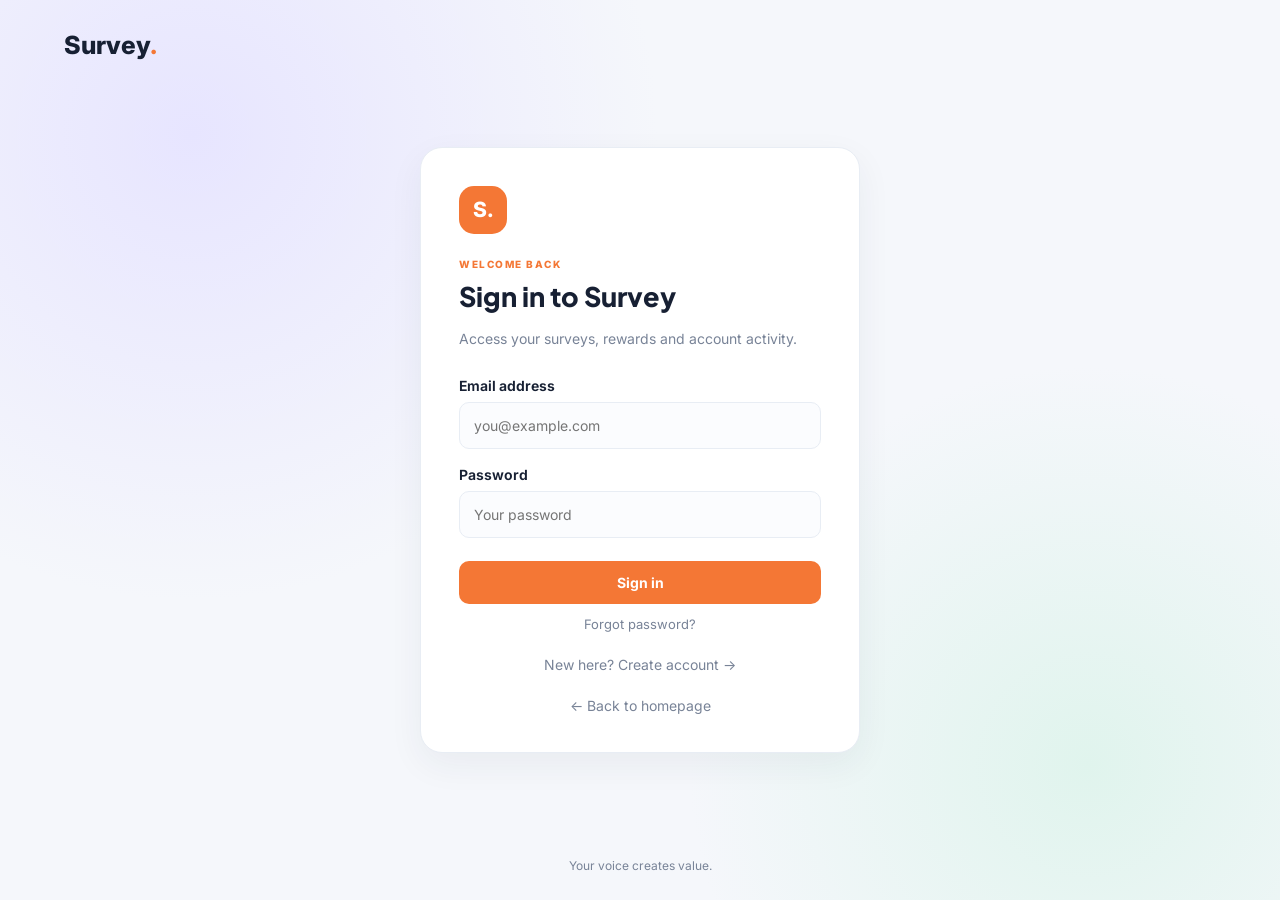
<file: frontend/profile.html>
<!DOCTYPE html>
<html lang="en">
<head>
  <meta charset="UTF-8">
  <meta name="viewport" content="width=device-width, initial-scale=1">
  <title>My Profile | Survey</title>
  <link href="https://fonts.googleapis.com/css2?family=Inter:wght@400;500;600;700;800&family=Plus+Jakarta+Sans:wght@600;700;800&display=swap" rel="stylesheet">
  <link rel="stylesheet" href="css/themes.css">
  <link rel="stylesheet" href="css/dashboard.css">
</head>
<body>
  <main class="dashboard-main" style="margin:0;padding:30px;max-width:720px">
    <header class="dashboard-header">
      <div><p class="eyebrow">ACCOUNT</p><h1 style="font-size:22px">My profile</h1></div>
      <a class="primary-button" href="dashboard.html">← Back</a>
    </header>
    <section class="survey-card" style="background:var(--dash-card);border:1px solid var(--dash-line);border-radius:18px;padding:28px">
      <div id="profile-body"><p class="muted">Loading…</p></div>
    </section>
    <section style="margin-top:20px">
      <h2 style="font:800 16px 'Plus Jakarta Sans',sans-serif;margin-bottom:12px">Change password</h2>
      <form id="pw-form" class="survey-card" style="background:var(--dash-card);border:1px solid var(--dash-line);border-radius:18px;padding:24px">
        <label style="display:block;font-size:12px;font-weight:600;margin-bottom:6px">Current password</label>
        <input id="cur-pw" type="password" required style="width:100%;padding:12px;border:1px solid var(--dash-line);border-radius:8px;margin-bottom:12px">
        <label style="display:block;font-size:12px;font-weight:600;margin-bottom:6px">New password</label>
        <input id="new-pw" type="password" required minlength="8" style="width:100%;padding:12px;border:1px solid var(--dash-line);border-radius:8px;margin-bottom:14px">
        <p id="pw-msg" class="message" hidden></p>
        <button class="primary-button" type="submit" id="pw-btn">Update password</button>
      </form>
    </section>
  </main>
  <script src="js/dashboard-config.js"></script>
  <script>
    (function () {
      const API = (window.SURVEY_API_BASE || "").replace(/\/$/, "");
      const token = sessionStorage.getItem("survey_access_token") || "";
      if (!token) { window.location.replace("dashboard.html"); return; }
      const H = { Authorization: "Bearer " + token };
      const body = document.getElementById("profile-body");
      function esc(v){return String(v??"").replace(/[&<>"']/g,c=>({"&":"&amp;","<":"&lt;",">":"&gt;",'"':"&quot;","'":"&#39;"}[c]));}
      fetch(`${API}/api/auth/me`, { headers: H })
        .then(r => r.ok ? r.json() : Promise.reject(new Error("Failed")))
        .then(u => {
          body.innerHTML = `
            <p style="font-size:12px;color:var(--dash-muted);margin:0 0 6px">Full name</p>
            <p style="font-size:18px;font-weight:700;margin:0 0 18px">${esc(u.full_name)}</p>
            <p style="font-size:12px;color:var(--dash-muted);margin:0 0 6px">Email</p>
            <p style="font-size:15px;margin:0 0 18px">${esc(u.email)}</p>
            <p style="font-size:12px;color:var(--dash-muted);margin:0 0 6px">Role</p>
            <p style="font-size:15px;margin:0 0 18px;text-transform:capitalize">${esc(u.role || "respondent")}</p>
            <p style="font-size:12px;color:var(--dash-muted);margin:0 0 6px">Member since</p>
            <p style="font-size:15px;margin:0">${new Date(u.created_at).toLocaleDateString()}</p>`;
        })
        .catch(err => { body.innerHTML = `<p class="muted">${esc(err.message)}</p>`; });

      document.getElementById("pw-form").addEventListener("submit", async (e) => {
        e.preventDefault();
        const msg = document.getElementById("pw-msg");
        const btn = document.getElementById("pw-btn");
        msg.hidden = true; btn.disabled = true;
        try {
          const req = await fetch(`${API}/api/auth/password-reset/request`, {
            method: "POST", headers: { "Content-Type": "application/json" },
            body: JSON.stringify({ email: (await (await fetch(`${API}/api/auth/me`, {headers:H})).json()).email })
          });
          const data = await req.json();
          if (data.reset_token) {
            const c = await fetch(`${API}/api/auth/password-reset/confirm`, {
              method: "POST", headers: { "Content-Type": "application/json" },
              body: JSON.stringify({ token: data.reset_token, new_password: document.getElementById("new-pw").value })
            });
            if (!c.ok) throw new Error("Password change failed.");
            msg.textContent = "Password updated."; msg.className = "message"; msg.hidden = false;
            document.getElementById("pw-form").reset();
          } else {
            msg.textContent = "Check your email to finish changing your password."; msg.className = "message"; msg.hidden = false;
          }
        } catch (err) {
          msg.textContent = err.message; msg.className = "message error"; msg.hidden = false;
        } finally { btn.disabled = false; }
      });
    })();
  </script>
</body>
</html>
</file>
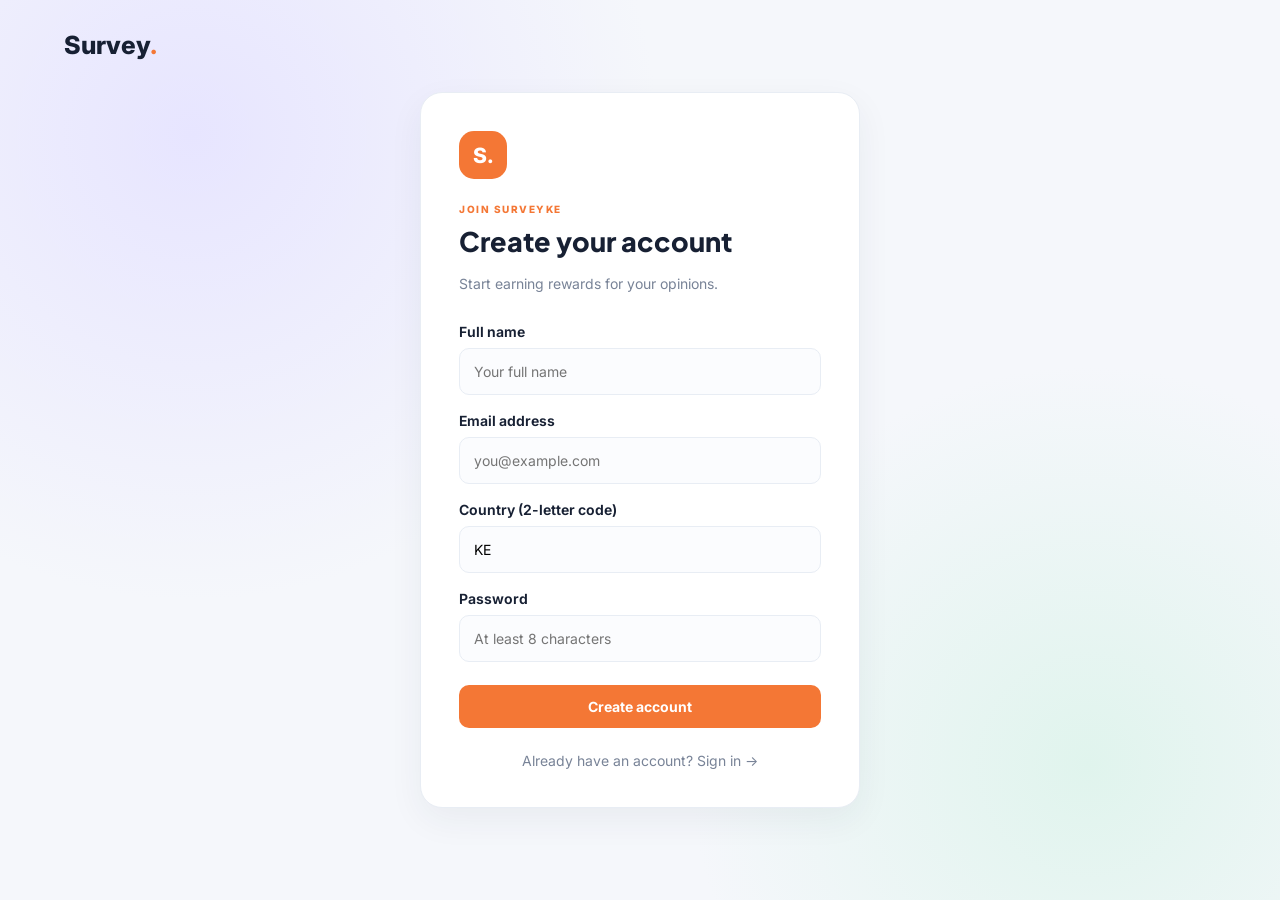
<file: frontend/register.html>
<!DOCTYPE html>
<html lang="en">
<head>
  <meta charset="UTF-8">
  <meta name="viewport" content="width=device-width, initial-scale=1">
  <title>Create Account | Survey</title>
  <link href="https://fonts.googleapis.com/css2?family=Inter:wght@400;500;600;700;800&family=Plus+Jakarta+Sans:wght@600;700;800&display=swap" rel="stylesheet">
  <link rel="stylesheet" href="css/themes.css">
  <link rel="stylesheet" href="css/dashboard.css">
</head>
<body>
  <div class="auth-screen">
    <a class="auth-brand" href="index.html">Survey<span>.</span></a>
    <section class="auth-card">
      <div class="auth-symbol">S.</div>
      <p class="eyebrow">JOIN SURVEYKE</p>
      <h1>Create your account</h1>
      <p class="muted">Start earning rewards for your opinions.</p>
      <form id="register-form">
        <label for="full_name">Full name</label>
        <input id="full_name" name="full_name" type="text" required minlength="2" placeholder="Your full name">
        <label for="email">Email address</label>
        <input id="email" name="email" type="email" required placeholder="you@example.com">
        <label for="country_code">Country (2-letter code)</label>
        <input id="country_code" name="country_code" type="text" maxlength="2" placeholder="KE" value="KE">
        <label for="password">Password</label>
        <input id="password" name="password" type="password" required minlength="8" placeholder="At least 8 characters">
        <p id="auth-error" class="message error" hidden></p>
        <p id="auth-success" class="message" hidden></p>
        <button class="primary-button full-button" type="submit" id="register-button">Create account</button>
      </form>
      <a class="back-link" href="dashboard.html">Already have an account? Sign in →</a>
    </section>
  </div>
  <script src="js/dashboard-config.js"></script>
  <script>
    (function () {
      const API = (window.SURVEY_API_BASE || "").replace(/\/$/, "");
      const form = document.getElementById("register-form");
      const err = document.getElementById("auth-error");
      const ok = document.getElementById("auth-success");
      const btn = document.getElementById("register-button");

      form.addEventListener("submit", async (e) => {
        e.preventDefault();
        err.hidden = true; ok.hidden = true;
        btn.disabled = true; btn.textContent = "Creating...";

        const payload = {
          full_name: document.getElementById("full_name").value.trim(),
          email: document.getElementById("email").value.trim(),
          password: document.getElementById("password").value,
          country_code: document.getElementById("country_code").value.trim().toUpperCase() || null
        };

        try {
          const res = await fetch(`${API}/api/auth/register`, {
            method: "POST",
            headers: { "Content-Type": "application/json" },
            body: JSON.stringify(payload)
          });
          const data = await res.json();
          if (!res.ok) {
            const msg = typeof data.detail === "string" ? data.detail : (data.detail?.[0]?.msg || "Registration failed.");
            throw new Error(msg);
          }

          // In development the API returns a verification token; auto-verify.
          if (data.verification_token) {
            const v = await fetch(`${API}/api/auth/verify-email`, {
              method: "POST",
              headers: { "Content-Type": "application/json" },
              body: JSON.stringify({ token: data.verification_token })
            });
            if (!v.ok) throw new Error("Account created, but email verification failed.");
            ok.textContent = "Account created. Redirecting to sign-in...";
            ok.hidden = false;
            setTimeout(() => window.location.href = "dashboard.html", 1200);
          } else {
            ok.textContent = "Account created. Check your email to verify, then sign in.";
            ok.hidden = false;
          }
        } catch (e2) {
          err.textContent = e2.message || "Registration failed.";
          err.hidden = false;
        } finally {
          btn.disabled = false; btn.textContent = "Create account";
        }
      });
    })();
  </script>
</body>
</html>
</file>
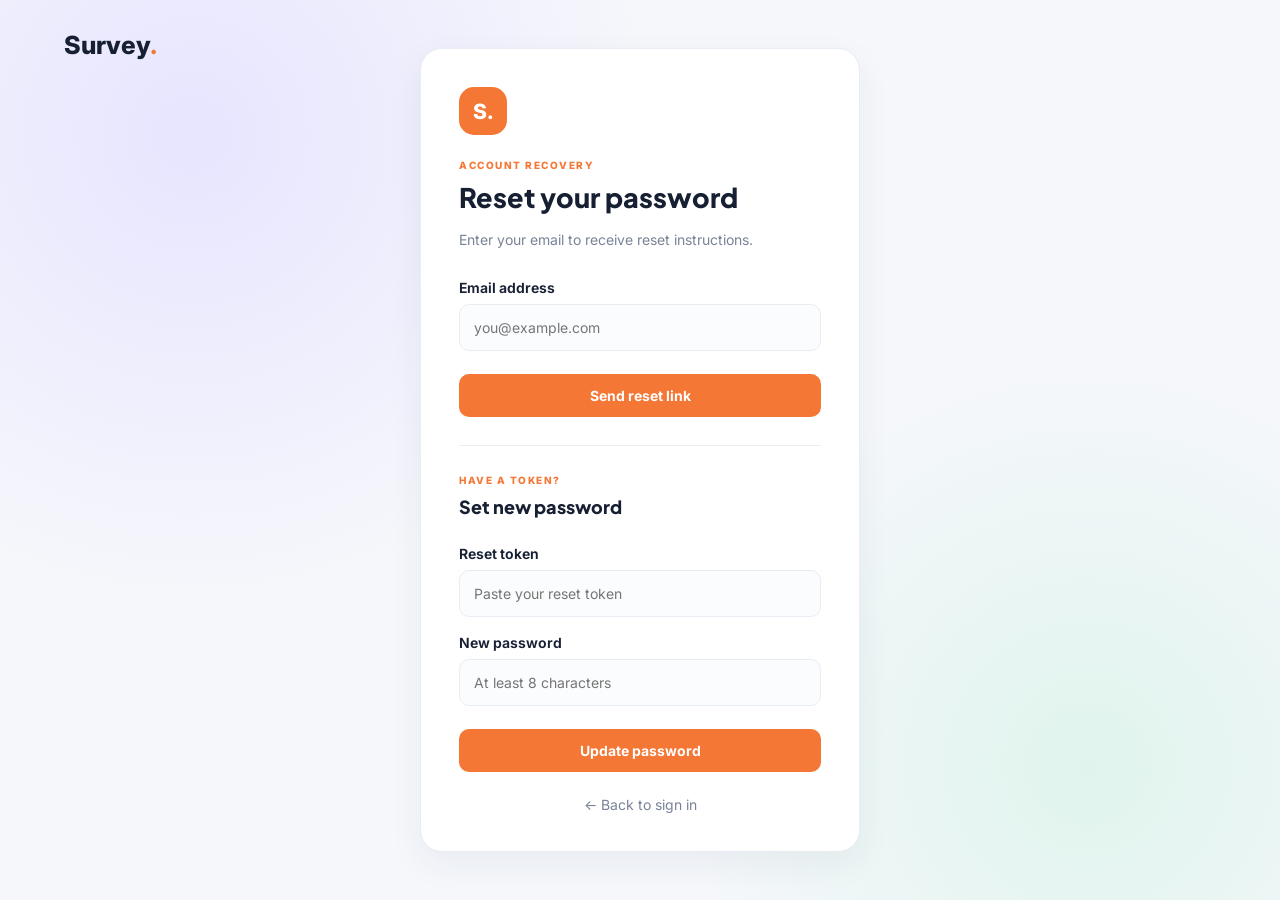
<file: frontend/reset.html>
<!DOCTYPE html>
<html lang="en">
<head>
  <meta charset="UTF-8">
  <meta name="viewport" content="width=device-width, initial-scale=1">
  <title>Reset Password | Survey</title>
  <link href="https://fonts.googleapis.com/css2?family=Inter:wght@400;500;600;700;800&family=Plus+Jakarta+Sans:wght@600;700;800&display=swap" rel="stylesheet">
  <link rel="stylesheet" href="css/themes.css">
  <link rel="stylesheet" href="css/dashboard.css">
</head>
<body>
  <div class="auth-screen">
    <a class="auth-brand" href="index.html">Survey<span>.</span></a>
    <section class="auth-card">
      <div class="auth-symbol">S.</div>
      <p class="eyebrow">ACCOUNT RECOVERY</p>
      <h1>Reset your password</h1>
      <p class="muted">Enter your email to receive reset instructions.</p>
      <form id="request-form">
        <label for="req-email">Email address</label>
        <input id="req-email" type="email" required placeholder="you@example.com">
        <p id="req-msg" class="message" hidden></p>
        <button class="primary-button full-button" type="submit" id="req-btn">Send reset link</button>
      </form>

      <hr style="margin:28px 0;border:0;border-top:1px solid var(--dash-line)">

      <p class="eyebrow">HAVE A TOKEN?</p>
      <h2 style="font:800 18px 'Plus Jakarta Sans',sans-serif;margin:8px 0 14px">Set new password</h2>
      <form id="confirm-form">
        <label for="token">Reset token</label>
        <input id="token" type="text" required minlength="32" placeholder="Paste your reset token">
        <label for="new-password">New password</label>
        <input id="new-password" type="password" required minlength="8" placeholder="At least 8 characters">
        <p id="confirm-msg" class="message" hidden></p>
        <button class="primary-button full-button" type="submit" id="confirm-btn">Update password</button>
      </form>

      <a class="back-link" href="dashboard.html">← Back to sign in</a>
    </section>
  </div>
  <script src="js/dashboard-config.js"></script>
  <script>
    (function () {
      const API = (window.SURVEY_API_BASE || "").replace(/\/$/, "");

      document.getElementById("request-form").addEventListener("submit", async (e) => {
        e.preventDefault();
        const msg = document.getElementById("req-msg");
        const btn = document.getElementById("req-btn");
        msg.hidden = true; btn.disabled = true;
        try {
          const res = await fetch(`${API}/api/auth/password-reset/request`, {
            method: "POST", headers: { "Content-Type": "application/json" },
            body: JSON.stringify({ email: document.getElementById("req-email").value.trim() })
          });
          const data = await res.json();
          if (!res.ok) throw new Error(data.detail || "Request failed.");
          let text = data.message || "If an eligible account exists, instructions have been generated.";
          if (data.reset_token) {
            text += "  (DEV) Token: " + data.reset_token;
            document.getElementById("token").value = data.reset_token;
          }
          msg.textContent = text;
          msg.className = "message"; msg.hidden = false;
        } catch (err) {
          msg.textContent = err.message; msg.className = "message error"; msg.hidden = false;
        } finally { btn.disabled = false; }
      });

      document.getElementById("confirm-form").addEventListener("submit", async (e) => {
        e.preventDefault();
        const msg = document.getElementById("confirm-msg");
        const btn = document.getElementById("confirm-btn");
        msg.hidden = true; btn.disabled = true;
        try {
          const res = await fetch(`${API}/api/auth/password-reset/confirm`, {
            method: "POST", headers: { "Content-Type": "application/json" },
            body: JSON.stringify({
              token: document.getElementById("token").value.trim(),
              new_password: document.getElementById("new-password").value
            })
          });
          const data = await res.json();
          if (!res.ok) throw new Error(data.detail || "Reset failed.");
          msg.textContent = "Password updated. You can now sign in.";
          msg.className = "message"; msg.hidden = false;
          setTimeout(() => window.location.href = "dashboard.html", 1500);
        } catch (err) {
          msg.textContent = err.message; msg.className = "message error"; msg.hidden = false;
        } finally { btn.disabled = false; }
      });
    })();
  </script>
</body>
</html>
</file>
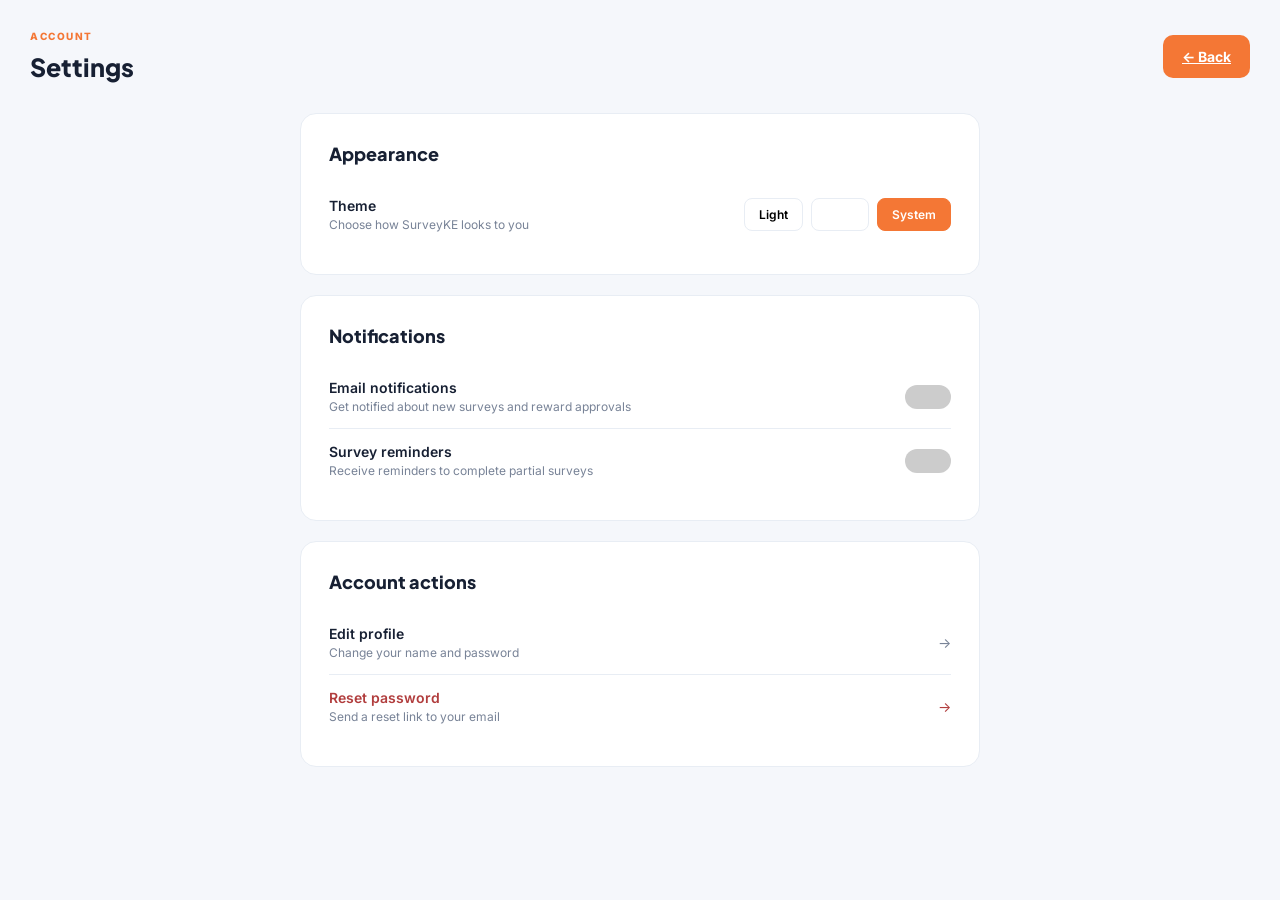
<file: frontend/settings.html>
<!DOCTYPE html>
<html lang="en">
<head>
  <meta charset="UTF-8">
  <meta name="viewport" content="width=device-width, initial-scale=1">
  <title>Settings | Survey</title>
  <link href="https://fonts.googleapis.com/css2?family=Inter:wght@400;500;600;700;800&family=Plus+Jakarta+Sans:wght@600;700;800&display=swap" rel="stylesheet">
  <link rel="stylesheet" href="css/themes.css">
  <link rel="stylesheet" href="css/dashboard.css">
  <style>
    .settings-card { max-width: 680px; margin: 0 auto 20px; background: var(--dash-card); border: 1px solid var(--dash-line); border-radius: 16px; padding: 28px; }
    .settings-card h2 { font: 800 18px "Plus Jakarta Sans",sans-serif; margin: 0 0 18px; }
    .setting-row { display: flex; justify-content: space-between; align-items: center; padding: 14px 0; border-bottom: 1px solid var(--dash-line); }
    .setting-row:last-child { border-bottom: none; }
    .setting-label { font-weight: 600; font-size: 14px; }
    .setting-desc { font-size: 12px; color: var(--dash-muted); margin-top: 3px; }
    .theme-btns { display: flex; gap: 8px; }
    .theme-btns button { border: 1px solid var(--dash-line); background: #fff; padding: 8px 14px; border-radius: 8px; font-size: 12px; font-weight: 600; cursor: pointer; }
    .theme-btns button.active { background: var(--dash-primary); color: #fff; border-color: var(--dash-primary); }
  </style>
</head>
<body>
  <main class="dashboard-main" style="margin:0;padding:30px">
    <header class="dashboard-header">
      <div><p class="eyebrow">ACCOUNT</p><h1>Settings</h1></div>
      <a class="primary-button" href="dashboard.html">← Back</a>
    </header>

    <div class="settings-card">
      <h2>Appearance</h2>
      <div class="setting-row">
        <div>
          <div class="setting-label">Theme</div>
          <div class="setting-desc">Choose how SurveyKE looks to you</div>
        </div>
        <div class="theme-btns" id="theme-btns">
          <button data-theme="light">Light</button>
          <button data-theme="dark">Dark</button>
          <button data-theme="system">System</button>
        </div>
      </div>
    </div>

    <div class="settings-card">
      <h2>Notifications</h2>
      <div class="setting-row">
        <div>
          <div class="setting-label">Email notifications</div>
          <div class="setting-desc">Get notified about new surveys and reward approvals</div>
        </div>
        <label style="position:relative;display:inline-block;width:46px;height:24px">
          <input id="email-opt" type="checkbox" checked style="opacity:0;width:0;height:0">
          <span style="position:absolute;cursor:pointer;inset:0;background:#ccc;border-radius:34px;transition:.2s"></span>
        </label>
      </div>
      <div class="setting-row">
        <div>
          <div class="setting-label">Survey reminders</div>
          <div class="setting-desc">Receive reminders to complete partial surveys</div>
        </div>
        <label style="position:relative;display:inline-block;width:46px;height:24px">
          <input id="reminder-opt" type="checkbox" checked style="opacity:0;width:0;height:0">
          <span style="position:absolute;cursor:pointer;inset:0;background:#ccc;border-radius:34px;transition:.2s"></span>
        </label>
      </div>
    </div>

    <div class="settings-card">
      <h2>Account actions</h2>
      <div class="setting-row" style="cursor:pointer" onclick="window.location.href='profile.html'">
        <div>
          <div class="setting-label">Edit profile</div>
          <div class="setting-desc">Change your name and password</div>
        </div>
        <span style="color:var(--dash-muted)">→</span>
      </div>
      <div class="setting-row" style="cursor:pointer;color:#b13d3d" onclick="window.location.href='reset.html'">
        <div>
          <div class="setting-label">Reset password</div>
          <div class="setting-desc">Send a reset link to your email</div>
        </div>
        <span>→</span>
      </div>
    </div>
  </main>
  <script src="js/dashboard-config.js"></script>
  <script src="js/theme.js"></script>
  <script>
    (function () {
      const KEY = "survey.theme";
      const stored = localStorage.getItem(KEY) || "system";
      document.querySelectorAll("#theme-btns button").forEach(b => {
        if (b.dataset.theme === stored) b.classList.add("active");
        b.addEventListener("click", () => {
          document.querySelectorAll("#theme-btns button").forEach(x => x.classList.remove("active"));
          b.classList.add("active");
          localStorage.setItem(KEY, b.dataset.theme);
          const prefersDark = window.matchMedia && window.matchMedia("(prefers-color-scheme: dark)").matches;
          const resolved = b.dataset.theme === "system" ? (prefersDark ? "dark" : "light") : b.dataset.theme;
          document.documentElement.setAttribute("data-theme", resolved);
        });
      });
    })();
  </script>
</body>
</html>
</file>
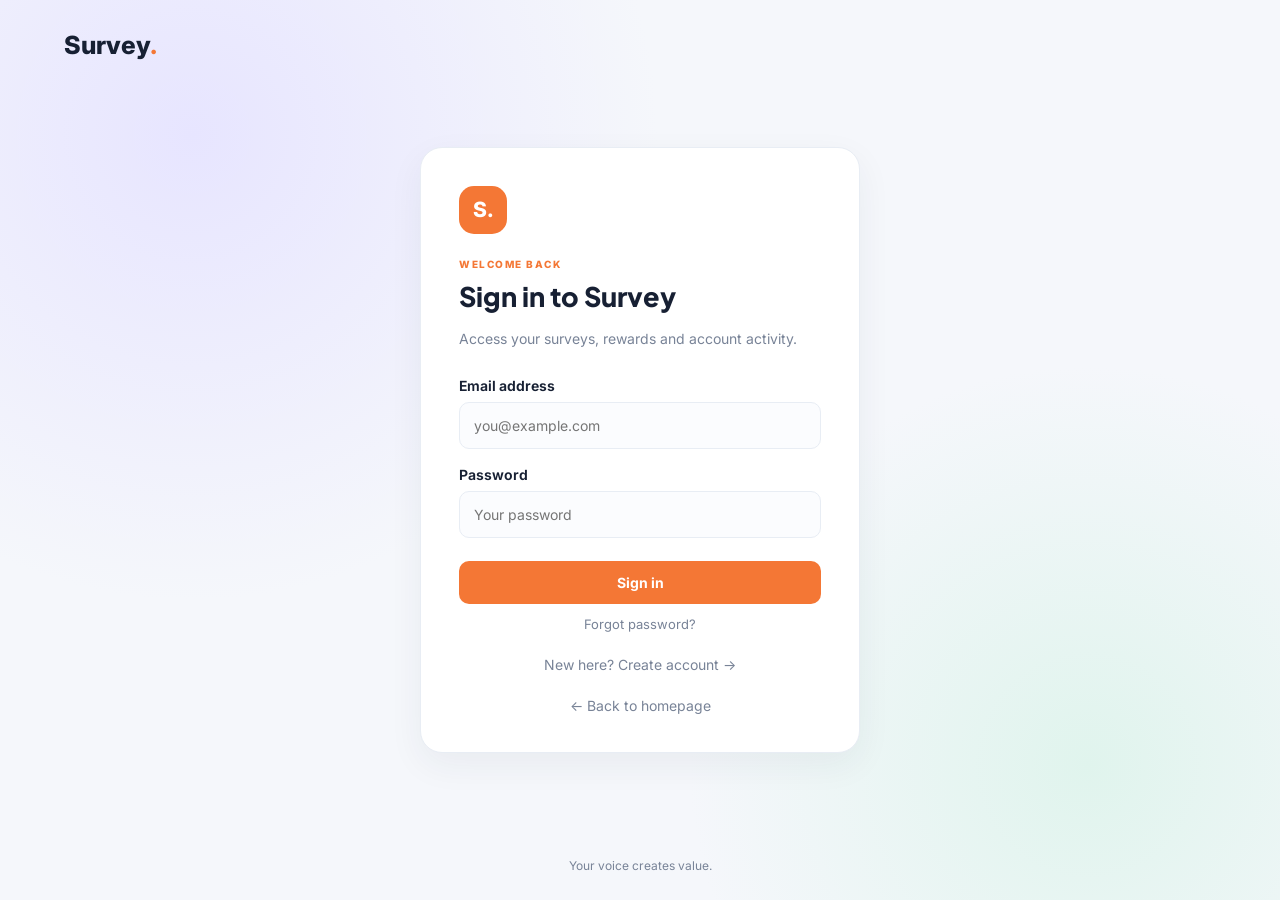
<file: frontend/subscription.html>
<!DOCTYPE html>
<html lang="en">
<head>
  <meta charset="UTF-8">
  <meta name="viewport" content="width=device-width, initial-scale=1">
  <title>Upgrade | Survey</title>
  <link href="https://fonts.googleapis.com/css2?family=Inter:wght@400;500;600;700;800&family=Plus+Jakarta+Sans:wght@600;700;800&display=swap" rel="stylesheet">
  <link rel="stylesheet" href="css/themes.css">
  <link rel="stylesheet" href="css/dashboard.css">
  <style>
    .plan-grid { display: grid; grid-template-columns: repeat(auto-fit, minmax(220px,1fr)); gap: 18px; }
    .plan { background: var(--dash-card); border: 1px solid var(--dash-line); border-radius: 16px; padding: 24px; position: relative; }
    .plan.popular { border: 2px solid var(--dash-primary); }
    .plan.current { border: 2px solid var(--dash-green); }
    .plan h3 { font: 800 20px "Plus Jakarta Sans",sans-serif; margin: 0 0 6px; }
    .plan .price { font: 800 30px "Plus Jakarta Sans",sans-serif; margin: 14px 0 4px; }
    .plan .gap { font-size: 12px; color: var(--dash-muted); margin-bottom: 14px; }
    .plan .badge { position: absolute; top: 12px; right: 12px; background: var(--dash-primary); color: #fff; font-size: 10px; font-weight: 800; padding: 4px 8px; border-radius: 30px; letter-spacing: 1px; }
    .plan.current .badge { background: var(--dash-green); }
    .plan ul { list-style: none; padding: 0; margin: 12px 0 20px; font-size: 13px; color: var(--dash-muted); }
    .plan li { padding: 6px 0; }
    .plan li::before { content: "✓ "; color: var(--dash-green); font-weight: 800; }
    .current-tier { padding: 14px 18px; background: var(--dash-primary-soft); border-radius: 10px; margin-bottom: 24px; font-weight: 600; }
  </style>
</head>
<body>
  <main class="dashboard-main" style="margin:0;padding:30px">
    <header class="dashboard-header">
      <div><p class="eyebrow">MEMBERSHIP</p><h1>Upgrade your plan</h1></div>
      <a class="primary-button" href="dashboard.html">← Back</a>
    </header>
    <p class="current-tier" id="current-tier">Loading your current tier…</p>
    <div class="plan-grid" id="plan-grid"><p class="muted">Loading plans…</p></div>
  </main>
  <script src="js/dashboard-config.js"></script>
  <script>
    (function () {
      const API = (window.SURVEY_API_BASE || "").replace(/\/$/, "");
      const token = sessionStorage.getItem("survey_access_token") || "";
      if (!token) { window.location.replace("dashboard.html"); return; }
      const H = { Authorization: "Bearer " + token };
      const features = {
        basic: ["Basic-tier surveys"],
        bronze: ["Everything in Basic", "Bronze-tier surveys"],
        silver: ["Everything in Bronze", "Silver-tier surveys"],
        gold: ["Everything in Silver", "Gold-tier surveys"],
        platinum: ["Everything in Gold", "Platinum-tier surveys", "Full platform access"]
      };

      let currentTier = "basic";
      let plans = [];

      function renderPlans() {
        const grid = document.getElementById("plan-grid");
        const currentRank = (plans.find(p => p.code === currentTier) || {}).tier_rank || 1;
        grid.innerHTML = plans.map(p => {
          const isCurrent = p.code === currentTier;
          const isPopular = p.code === "gold";
          const rank = p.tier_rank;
          const gap = isCurrent ? "" : (rank === currentRank + 1
            ? `Just KES ${(Number(p.price_amount) - Number(plans[currentRank-1]?.price_amount || 0)).toLocaleString()} more than your current plan`
            : "");
          const isFree = Number(p.price_amount) === 0;
          const btn = isCurrent
            ? `<button class="primary-button" disabled style="width:100%">Current plan</button>`
            : isFree
              ? `<button class="primary-button" disabled style="width:100%;opacity:.55">Free plan</button>`
              : `<a class="primary-button" href="payment.html?plan=${p.id}" style="display:block;text-align:center;width:100%">Choose ${p.name}</a>`;
          return `
            <div class="plan ${isCurrent ? "current" : (isPopular ? "popular" : "")}">
              ${isCurrent ? '<span class="badge">CURRENT</span>' : (isPopular ? '<span class="badge">POPULAR</span>' : "")}
              <h3>${p.name}</h3>
              <div class="price">KES ${Number(p.price_amount).toLocaleString()}<span style="font-size:14px;color:var(--dash-muted);font-weight:500"> /mo</span></div>
              <div class="gap">${gap || (p.price_amount === "0.00" || Number(p.price_amount) === 0 ? "Free forever" : "&nbsp;")}</div>
              <ul>${features[p.code].map(f => `<li>${f}</li>`).join("")}</ul>
              ${btn}
            </div>`;
        }).join("");
      }

      Promise.all([
        fetch(`${API}/api/subscriptions/plans`).then(r => r.json()),
        fetch(`${API}/api/subscriptions/me`, { headers: H }).then(r => r.ok ? r.json() : Promise.reject())
      ]).then(([planData, me]) => {
        plans = planData;
        currentTier = me.tier || "basic";
        document.getElementById("current-tier").textContent =
          `You are currently on the ${me.tier.toUpperCase()} tier (level ${me.tier_rank} of 5).`;
        renderPlans();
      }).catch(() => {
        document.getElementById("plan-grid").innerHTML = '<p class="muted">Could not load plans.</p>';
      });
    })();
  </script>
</body>
</html>
</file>
<file: frontend/css/themes.css>
/* ==========================================================================
   Themes — colour tokens for light and dark mode.
   The `data-theme` attribute on <html> is set by the inline head script and
   updated by js/theme.js. No component should hardcode a colour.
   ========================================================================== */

:root {
  color-scheme: light;

  /* Typography */
  --font-sans: "Inter", "Segoe UI", system-ui, -apple-system, "Helvetica Neue", Arial, sans-serif;
  --font-display: "Plus Jakarta Sans", "Inter", system-ui, sans-serif;
  --fs-xs: 0.75rem;
  --fs-sm: 0.875rem;
  --fs-base: 1rem;
  --fs-md: 1.0625rem;
  --fs-lg: 1.25rem;
  --fs-xl: 1.5rem;
  --fs-2xl: 2rem;
  --fs-3xl: 2.75rem;
  --fs-4xl: 3.5rem;
  --lh-tight: 1.15;
  --lh-snug: 1.3;
  --lh-normal: 1.55;
  --fw-regular: 400;
  --fw-medium: 500;
  --fw-semibold: 600;
  --fw-bold: 700;
  --fw-extrabold: 800;

  /* Spacing scale */
  --space-1: 0.25rem;
  --space-2: 0.5rem;
  --space-3: 0.75rem;
  --space-4: 1rem;
  --space-5: 1.25rem;
  --space-6: 1.5rem;
  --space-8: 2rem;
  --space-10: 2.5rem;
  --space-12: 3rem;
  --space-16: 4rem;
  --space-20: 5rem;

  /* Radii */
  --radius-sm: 8px;
  --radius-md: 12px;
  --radius-lg: 16px;
  --radius-xl: 24px;
  --radius-full: 999px;

  /* Brand palette (theme-independent) */
  --brand-50: #eef0ff;
  --brand-100: #dfe2ff;
  --brand-200: #c4c8ff;
  --brand-300: #a3a6ff;
  --brand-400: #8a8afc;
  --brand-500: #6d6af0;
  --brand-600: #5b57e0;
  --brand-700: #4a46c2;
  --brand-800: #3a379a;
  --brand-900: #2a2874;

  --accent-400: #fbbf24;
  --accent-500: #f59e0b;
  --accent-600: #d97706;

  /* Semantic — light mode */
  --color-bg: #ffffff;
  --color-bg-subtle: #f7f8fc;
  --color-bg-muted: #eef1f8;
  --color-surface: #ffffff;
  --color-surface-muted: #f5f7fc;
  --color-surface-raised: #ffffff;
  --color-text: #14172b;
  --color-text-muted: #565c73;
  --color-text-subtle: #858ba3;
  --color-border: #e4e7f1;
  --color-border-strong: #cfd4e3;

  --color-primary: #f47735;
  --color-primary-hover: #dd5e20;
  --color-primary-soft: #fff0e8;
  --color-primary-contrast: #ffffff;
  --color-brand-navy: #17233b;

  --color-accent: var(--accent-500);
  --color-accent-soft: #fff4d6;

  --color-success: #0f9d6d;
  --color-success-soft: #d8f6ea;
  --color-danger: #e5484d;
  --color-danger-soft: #fde4e4;
  --color-warning: #c97a00;
  --color-warning-soft: #fdefcf;
  --color-info: #0284c7;
  --color-info-soft: #dcefff;

  /* Effects */
  --shadow-xs: 0 1px 2px rgba(15, 23, 42, 0.06);
  --shadow-sm: 0 2px 6px rgba(15, 23, 42, 0.07);
  --shadow-md: 0 10px 24px -12px rgba(15, 23, 42, 0.18);
  --shadow-lg: 0 24px 48px -24px rgba(15, 23, 42, 0.28);
  --shadow-focus: 0 0 0 4px rgba(244, 119, 53, 0.25);
  --shadow-inset: inset 0 1px 0 rgba(255, 255, 255, 0.6);

  /* Motion */
  --ease-out: cubic-bezier(0.22, 1, 0.36, 1);
  --ease-in-out: cubic-bezier(0.4, 0, 0.2, 1);
  --duration-fast: 140ms;
  --duration-base: 220ms;
  --duration-slow: 380ms;

  /* Layout */
  --container-max: 1200px;
  --container-narrow: 880px;
  --header-height: 72px;
}

[data-theme="dark"] {
  color-scheme: dark;

  --color-bg: #0b0d18;
  --color-bg-subtle: #0f1220;
  --color-bg-muted: #161a2c;
  --color-surface: #141829;
  --color-surface-muted: #1a1f34;
  --color-surface-raised: #1c2238;
  --color-text: #eef1fa;
  --color-text-muted: #a9b0c8;
  --color-text-subtle: #6f7793;
  --color-border: #262c44;
  --color-border-strong: #353d59;

  --color-primary: #f47735;
  --color-primary-hover: #ff8f52;
  --color-primary-soft: rgba(244, 119, 53, 0.16);
  --color-primary-contrast: #ffffff;
  --color-brand-navy: #0b1220;

  --color-accent: #fbbf24;
  --color-accent-soft: rgba(251, 191, 36, 0.14);

  --color-success: #34d399;
  --color-success-soft: rgba(52, 211, 153, 0.14);
  --color-danger: #f87171;
  --color-danger-soft: rgba(248, 113, 113, 0.14);
  --color-warning: #fbbf24;
  --color-warning-soft: rgba(251, 191, 36, 0.16);
  --color-info: #38bdf8;
  --color-info-soft: rgba(56, 189, 248, 0.14);

  --shadow-xs: 0 1px 2px rgba(0, 0, 0, 0.4);
  --shadow-sm: 0 2px 6px rgba(0, 0, 0, 0.45);
  --shadow-md: 0 12px 28px -16px rgba(0, 0, 0, 0.6);
  --shadow-lg: 0 28px 56px -28px rgba(0, 0, 0, 0.8);
  --shadow-focus: 0 0 0 4px rgba(244, 119, 53, 0.3);
  --shadow-inset: inset 0 1px 0 rgba(255, 255, 255, 0.04);
}
</file>
<file: frontend/css/main.css>
/* ==========================================================================
   Base — reset, typography, and layout primitives.
   ========================================================================== */

*,
*::before,
*::after {
  box-sizing: border-box;
}

html {
  -webkit-text-size-adjust: 100%;
  scroll-behavior: smooth;
}

[hidden] {
  display: none !important;
}

body {
  margin: 0;
  font-family: var(--font-sans);
  font-size: var(--fs-base);
  line-height: var(--lh-normal);
  color: var(--color-text);
  background: var(--color-bg);
  -webkit-font-smoothing: antialiased;
  -moz-osx-font-smoothing: grayscale;
  text-rendering: optimizeLegibility;
  transition: background-color var(--duration-base) var(--ease-out),
              color var(--duration-base) var(--ease-out);
}

body.menu-open {
  overflow: hidden;
}

h1, h2, h3, h4, h5 {
  margin: 0 0 var(--space-4);
  font-family: var(--font-display);
  font-weight: var(--fw-bold);
  line-height: var(--lh-tight);
  letter-spacing: -0.01em;
  color: var(--color-text);
}

h1 { font-size: var(--fs-3xl); }
h2 { font-size: var(--fs-2xl); }
h3 { font-size: var(--fs-xl); }
h4 { font-size: var(--fs-lg); }

p {
  margin: 0 0 var(--space-4);
  color: var(--color-text-muted);
}

a {
  color: var(--color-primary);
  text-decoration: none;
  transition: color var(--duration-fast) var(--ease-out);
}

a:hover {
  color: var(--color-primary-hover);
}

img,
svg {
  display: block;
  max-width: 100%;
}

button {
  font-family: inherit;
}

:focus-visible {
  outline: none;
  box-shadow: var(--shadow-focus);
  border-radius: var(--radius-sm);
}

::selection {
  background: var(--color-primary-soft);
  color: var(--color-text);
}

/* Layout primitives */
.container {
  width: 100%;
  max-width: var(--container-max);
  margin: 0 auto;
  padding: 0 var(--space-6);
}

.container--narrow {
  max-width: var(--container-narrow);
}

.section {
  padding: var(--space-16) 0;
}

.section--tight {
  padding: var(--space-12) 0;
}

.section--muted {
  background: var(--color-bg-subtle);
}

/* Typography helpers */
.eyebrow {
  display: inline-flex;
  align-items: center;
  gap: var(--space-2);
  margin-bottom: var(--space-4);
  padding: 0.4rem 0.75rem;
  font-size: var(--fs-xs);
  font-weight: var(--fw-semibold);
  letter-spacing: 0.08em;
  text-transform: uppercase;
  color: var(--color-primary);
  background: var(--color-primary-soft);
  border-radius: var(--radius-full);
}

.text-gradient {
  background: linear-gradient(90deg, var(--color-primary), var(--color-accent));
  -webkit-background-clip: text;
  background-clip: text;
  color: transparent;
}

.section-heading {
  max-width: 640px;
  margin-bottom: var(--space-10);
}

.section-heading h2 {
  margin-bottom: var(--space-3);
}

.section-heading p {
  font-size: var(--fs-md);
}

/* Accessibility */
.skip-link {
  position: absolute;
  left: -999px;
  top: auto;
}

.skip-link:focus {
  left: var(--space-4);
  top: var(--space-4);
  z-index: 100;
  padding: var(--space-2) var(--space-4);
  background: var(--color-surface);
  border: 1px solid var(--color-border-strong);
  border-radius: var(--radius-md);
}

.visually-hidden {
  position: absolute !important;
  width: 1px;
  height: 1px;
  padding: 0;
  margin: -1px;
  overflow: hidden;
  clip: rect(0, 0, 0, 0);
  white-space: nowrap;
  border: 0;
}
</file>
<file: frontend/css/layout.css>
/* ==========================================================================
   Layout — header, navigation, hero, footer.
   ========================================================================== */

/* Header ------------------------------------------------------------------ */
.site-header {
  position: sticky;
  top: 0;
  z-index: 40;
  background: var(--color-bg);
  background: color-mix(in srgb, var(--color-bg) 85%, transparent);
  backdrop-filter: saturate(140%) blur(12px);
  -webkit-backdrop-filter: saturate(140%) blur(12px);
  border-bottom: 1px solid var(--color-border);
}

.header-inner {
  display: flex;
  align-items: center;
  justify-content: space-between;
  gap: var(--space-6);
  min-height: var(--header-height);
}

.brand {
  display: inline-flex;
  align-items: center;
  gap: var(--space-2);
  font-family: var(--font-display);
  font-weight: var(--fw-extrabold);
  font-size: var(--fs-lg);
  color: var(--color-text);
}

.brand:hover {
  color: var(--color-text);
}

.brand-mark {
  display: inline-grid;
  place-items: center;
  width: 36px;
  height: 36px;
  border-radius: 10px;
  background: linear-gradient(135deg, var(--color-primary), var(--brand-400));
  color: #ffffff;
  box-shadow: var(--shadow-sm);
}

.brand-mark svg {
  width: 20px;
  height: 20px;
}

.brand-dot {
  color: var(--color-accent);
}

.primary-nav {
  display: flex;
  align-items: center;
  gap: var(--space-6);
}

.primary-nav a {
  padding: 0.5rem 0;
  font-size: var(--fs-sm);
  font-weight: var(--fw-medium);
  color: var(--color-text-muted);
}

.primary-nav a:hover {
  color: var(--color-text);
}

.header-actions {
  display: flex;
  align-items: center;
  gap: var(--space-3);
}

.icon-button {
  display: inline-grid;
  place-items: center;
  width: 40px;
  height: 40px;
  border: 1px solid var(--color-border);
  border-radius: var(--radius-full);
  background: var(--color-surface);
  color: var(--color-text-muted);
  cursor: pointer;
  transition: color var(--duration-fast) var(--ease-out),
              border-color var(--duration-fast) var(--ease-out),
              background-color var(--duration-fast) var(--ease-out);
}

.icon-button:hover {
  color: var(--color-text);
  border-color: var(--color-border-strong);
}

.icon-button svg {
  width: 20px;
  height: 20px;
}

.theme-toggle {
  display: inline-grid;
  place-items: center;
  width: 40px;
  height: 40px;
  border: 1px solid var(--color-border);
  border-radius: var(--radius-full);
  background: var(--color-surface);
  color: var(--color-text-muted);
  cursor: pointer;
  transition: color var(--duration-fast) var(--ease-out),
              border-color var(--duration-fast) var(--ease-out);
}

.theme-toggle:hover {
  color: var(--color-text);
  border-color: var(--color-border-strong);
}

.theme-toggle__icon {
  display: none;
}

.theme-toggle__icon svg {
  width: 18px;
  height: 18px;
}

[data-theme="light"] .theme-toggle__icon--moon,
[data-theme="dark"] .theme-toggle__icon--sun {
  display: inline-flex;
}

/* Mobile menu ------------------------------------------------------------- */
.mobile-menu {
  border-top: 1px solid var(--color-border);
  background: var(--color-surface);
}

.mobile-menu nav {
  display: grid;
  gap: var(--space-1);
  padding: var(--space-4) var(--space-6) var(--space-6);
}

.mobile-menu a {
  padding: var(--space-3) var(--space-2);
  font-weight: var(--fw-medium);
  color: var(--color-text-muted);
  border-radius: var(--radius-md);
}

.mobile-menu a:hover {
  color: var(--color-text);
  background: var(--color-surface-muted);
}

/* Hero -------------------------------------------------------------------- */
.hero {
  position: relative;
  overflow: hidden;
  padding: clamp(3rem, 8vw, 6rem) 0 clamp(3rem, 6vw, 5rem);
  background:
    radial-gradient(1200px 500px at 10% -10%, var(--color-primary-soft), transparent 60%),
    radial-gradient(900px 400px at 100% 0%, var(--color-accent-soft), transparent 60%),
    var(--color-bg);
}

.hero__inner {
  display: grid;
  grid-template-columns: minmax(0, 1.1fr) minmax(0, 0.9fr);
  align-items: center;
  gap: clamp(2rem, 5vw, 4rem);
}

.hero__title {
  font-size: clamp(2.25rem, 5vw, 3.75rem);
  letter-spacing: -0.02em;
  margin-bottom: var(--space-5);
}

.hero__lead {
  max-width: 34rem;
  font-size: var(--fs-md);
  margin-bottom: var(--space-8);
}

.hero__actions {
  display: flex;
  flex-wrap: wrap;
  gap: var(--space-3);
  margin-bottom: var(--space-8);
}

.hero__points {
  display: flex;
  flex-wrap: wrap;
  gap: var(--space-5);
  margin: 0;
  padding: 0;
  list-style: none;
  color: var(--color-text-muted);
  font-size: var(--fs-sm);
}

.hero__points li {
  display: inline-flex;
  align-items: center;
  gap: var(--space-2);
}

.hero__points svg {
  width: 16px;
  height: 16px;
  color: var(--color-success);
}

/* Hero visual — a purely decorative UI illustration */
.hero__visual {
  display: flex;
  justify-content: center;
}

.mock-card {
  width: min(420px, 100%);
  padding: var(--space-6);
  background: var(--color-surface);
  border: 1px solid var(--color-border);
  border-radius: var(--radius-xl);
  box-shadow: var(--shadow-lg);
  transform: rotate(-2deg);
}

.mock-progress {
  display: grid;
  gap: var(--space-2);
  margin-bottom: var(--space-5);
}

.mock-progress__bar {
  height: 8px;
  border-radius: var(--radius-full);
  background: var(--color-bg-muted);
  overflow: hidden;
}

.mock-progress__bar span {
  display: block;
  width: 30%;
  height: 100%;
  border-radius: inherit;
  background: linear-gradient(90deg, var(--color-primary), var(--color-accent));
}

.mock-progress__label {
  font-size: var(--fs-xs);
  color: var(--color-text-subtle);
}

.mock-line {
  height: 10px;
  margin-bottom: var(--space-3);
  border-radius: var(--radius-full);
  background: var(--color-bg-muted);
}

.mock-line--lg {
  width: 80%;
  height: 14px;
}

.mock-options {
  display: grid;
  gap: var(--space-2);
  margin: var(--space-5) 0;
}

.mock-option {
  display: block;
  height: 34px;
  border-radius: var(--radius-md);
  border: 1px solid var(--color-border);
  background: var(--color-surface-muted);
}

.mock-option--active {
  border-color: var(--color-primary);
  background: var(--color-primary-soft);
}

.mock-rating {
  display: flex;
  gap: var(--space-2);
  margin-bottom: var(--space-5);
}

.mock-rating span {
  width: 28px;
  height: 28px;
  border-radius: var(--radius-full);
  border: 1px solid var(--color-border-strong);
  background: var(--color-surface-muted);
}

.mock-rating span.is-on {
  background: var(--color-primary);
  border-color: var(--color-primary);
}

.mock-actions {
  display: flex;
  justify-content: flex-end;
  gap: var(--space-2);
}

.mock-btn {
  display: block;
  height: 32px;
  width: 84px;
  border-radius: var(--radius-full);
}

.mock-btn--ghost {
  background: var(--color-bg-muted);
}

.mock-btn--primary {
  background: linear-gradient(90deg, var(--color-primary), var(--color-primary-hover));
}

/* Footer ------------------------------------------------------------------ */
.site-footer {
  margin-top: var(--space-16);
  padding: var(--space-12) 0 var(--space-8);
  background: var(--color-bg-subtle);
  border-top: 1px solid var(--color-border);
}

.footer-grid {
  display: grid;
  grid-template-columns: 1.4fr 1fr 1fr;
  gap: var(--space-8);
}

.footer-col h4 {
  margin-bottom: var(--space-3);
  font-size: var(--fs-xs);
  letter-spacing: 0.08em;
  text-transform: uppercase;
  color: var(--color-text-subtle);
}

.footer-col a {
  display: block;
  padding: 0.25rem 0;
  font-size: var(--fs-sm);
  color: var(--color-text-muted);
}

.footer-col a:hover {
  color: var(--color-text);
}

.footer-blurb {
  margin-top: var(--space-3);
  max-width: 22rem;
  font-size: var(--fs-sm);
}

.footer-bottom {
  display: flex;
  flex-wrap: wrap;
  justify-content: space-between;
  gap: var(--space-4);
  margin-top: var(--space-8);
  padding-top: var(--space-6);
  border-top: 1px solid var(--color-border);
  font-size: var(--fs-sm);
  color: var(--color-text-subtle);
}
</file>
<file: frontend/css/components.css>
/* ==========================================================================
   Components — buttons, cards, chips, steps, empty states, FAQ.
   ========================================================================== */

/* Buttons */
.btn {
  display: inline-flex;
  align-items: center;
  justify-content: center;
  gap: var(--space-2);
  padding: 0.75rem 1.25rem;
  font-size: var(--fs-sm);
  font-weight: var(--fw-semibold);
  line-height: 1;
  border: 1px solid transparent;
  border-radius: var(--radius-full);
  cursor: pointer;
  text-decoration: none;
  transition: background-color var(--duration-fast) var(--ease-out),
              color var(--duration-fast) var(--ease-out),
              border-color var(--duration-fast) var(--ease-out),
              transform var(--duration-fast) var(--ease-out);
}

.btn:active {
  transform: translateY(1px);
}

.btn svg {
  width: 18px;
  height: 18px;
}

.btn--lg {
  padding: 0.9rem 1.5rem;
  font-size: var(--fs-base);
}

.btn--primary {
  background: linear-gradient(135deg, var(--color-primary), var(--color-primary-hover));
  color: var(--color-primary-contrast);
  box-shadow: 0 6px 18px -8px rgba(244,119,53,.55), 0 2px 4px rgba(0,0,0,.06);
  letter-spacing: .01em;
}

.btn--primary:hover {
  background: var(--color-primary-hover);
  color: var(--color-primary-contrast);
}

.btn--secondary {
  background: var(--color-surface);
  color: var(--color-text);
  border-color: var(--color-border-strong);
}

.btn--secondary:hover {
  border-color: var(--color-primary);
  color: var(--color-primary);
}

.btn--ghost {
  background: transparent;
  color: var(--color-text);
}

.btn--ghost:hover {
  background: var(--color-surface-muted);
}

/* Chips */
.chip-grid {
  display: flex;
  flex-wrap: wrap;
  gap: var(--space-3);
}

.chip {
  display: inline-flex;
  align-items: center;
  gap: var(--space-2);
  padding: 0.55rem 0.95rem;
  font-size: var(--fs-sm);
  font-weight: var(--fw-medium);
  color: var(--color-text-muted);
  background: var(--color-surface);
  border: 1px solid var(--color-border);
  border-radius: var(--radius-full);
}

/* Steps */
.steps {
  display: grid;
  grid-template-columns: repeat(3, minmax(0, 1fr));
  gap: var(--space-6);
}

.step {
  padding: var(--space-6);
  background: var(--color-surface);
  border: 1px solid var(--color-border);
  border-radius: var(--radius-lg);
  box-shadow: var(--shadow-sm);
}

.step__num {
  display: inline-grid;
  place-items: center;
  width: 40px;
  height: 40px;
  margin-bottom: var(--space-4);
  font-family: var(--font-display);
  font-weight: var(--fw-extrabold);
  font-size: var(--fs-sm);
  color: var(--color-primary);
  background: var(--color-primary-soft);
  border-radius: var(--radius-full);
}

.step h3 {
  margin-bottom: var(--space-2);
  font-size: var(--fs-lg);
}

.step p {
  margin: 0;
  font-size: var(--fs-sm);
}

/* Empty state */
.empty-state {
  display: grid;
  justify-items: center;
  gap: var(--space-3);
  padding: var(--space-12) var(--space-6);
  text-align: center;
  background: var(--color-surface);
  border: 1px dashed var(--color-border-strong);
  border-radius: var(--radius-lg);
}

.empty-state__icon {
  display: inline-grid;
  place-items: center;
  width: 56px;
  height: 56px;
  color: var(--color-primary);
  background: var(--color-primary-soft);
  border-radius: var(--radius-full);
}

.empty-state__icon svg {
  width: 26px;
  height: 26px;
}

.empty-state h3 {
  margin: 0;
  font-size: var(--fs-lg);
}

.empty-state p {
  max-width: 32rem;
  margin: 0;
  font-size: var(--fs-sm);
}

/* FAQ */
.faq-list {
  display: grid;
  gap: var(--space-3);
}

.faq-item {
  padding: var(--space-4) var(--space-5);
  background: var(--color-surface);
  border: 1px solid var(--color-border);
  border-radius: var(--radius-md);
  transition: border-color var(--duration-fast) var(--ease-out);
}

.faq-item[open] {
  border-color: var(--color-primary);
}

.faq-item summary {
  display: flex;
  align-items: center;
  justify-content: space-between;
  gap: var(--space-4);
  font-weight: var(--fw-semibold);
  color: var(--color-text);
  cursor: pointer;
  list-style: none;
}

.faq-item summary::-webkit-details-marker {
  display: none;
}

.faq-item summary::after {
  content: "+";
  font-size: var(--fs-lg);
  color: var(--color-text-subtle);
  transition: transform var(--duration-fast) var(--ease-out);
}

.faq-item[open] summary::after {
  content: "\2212";
  color: var(--color-primary);
}

.faq-item p {
  margin: var(--space-3) 0 0;
  font-size: var(--fs-sm);
}
</file>
<file: frontend/css/animations.css>
/* ==========================================================================
   Animations — subtle, respectful of user motion preferences.
   ========================================================================== */

@keyframes fade-up {
  from {
    opacity: 0;
    transform: translateY(12px);
  }
  to {
    opacity: 1;
    transform: translateY(0);
  }
}

.hero__copy,
.hero__visual {
  animation: fade-up var(--duration-slow) var(--ease-out) both;
}

.hero__visual {
  animation-delay: 80ms;
}

@media (prefers-reduced-motion: reduce) {
  *,
  *::before,
  *::after {
    animation-duration: 0.001ms !important;
    animation-iteration-count: 1 !important;
    transition-duration: 0.001ms !important;
    scroll-behavior: auto !important;
  }
}
</file>
<file: frontend/css/responsive.css>
/* ==========================================================================
   Responsive — mobile-first adjustments.
   ========================================================================== */

@media (max-width: 960px) {
  .hero__inner {
    grid-template-columns: 1fr;
  }

  .hero__visual {
    order: -1;
  }

  .steps {
    grid-template-columns: 1fr;
  }

  .footer-grid {
    grid-template-columns: 1fr 1fr;
  }
}

@media (min-width: 821px) {
  .mobile-menu-toggle {
    display: none;
  }

  .mobile-menu {
    display: none;
  }
}

@media (max-width: 820px) {
  .primary-nav {
    display: none;
  }

  .footer-grid {
    grid-template-columns: 1fr 1fr;
  }
}

@media (max-width: 560px) {
  :root {
    --fs-3xl: 2.25rem;
    --fs-4xl: 2.75rem;
  }

  .container {
    padding: 0 var(--space-4);
  }

  .section {
    padding: var(--space-12) 0;
  }

  .footer-grid {
    grid-template-columns: 1fr;
  }

  .footer-bottom {
    flex-direction: column;
  }

  .hero__actions .btn {
    width: 100%;
  }
}
</file>
<file: frontend/css/admin.css>
@import url('https://fonts.googleapis.com/css2?family=DM+Sans:wght@400;500;600;700;800&family=Manrope:wght@500;600;700;800&display=swap');
:root{--ink:#172033;--muted:#788397;--line:#e8ebf1;--paper:#f6f7fb;--white:#fff;--orange:#f47735;--orange-dark:#dd5e20;--green:#16865c;--red:#c74747;--navy:#17233b;--shadow:0 8px 28px rgba(24,37,61,.055)}
*{box-sizing:border-box}body{margin:0;background:var(--paper);color:var(--ink);font-family:'DM Sans',sans-serif}button,input,select,textarea{font:inherit}button{cursor:pointer}.admin-shell{min-height:100vh}.sidebar{width:258px;background:var(--navy);color:#fff;position:fixed;inset:0 auto 0 0;padding:27px 17px;display:flex;flex-direction:column;z-index:5}.brand{display:flex;align-items:center;gap:12px;padding:0 10px 28px}.brand-mark{height:40px;width:40px;border-radius:13px;background:var(--orange);display:grid;place-items:center;font-size:23px;font-weight:800}.brand strong,.brand small,.admin-profile strong,.admin-profile small{display:block}.brand strong{font:800 18px Manrope}.brand small{font-size:9px;letter-spacing:1.6px;color:#aab5c9;margin-top:3px}.admin-profile{display:flex;align-items:center;gap:11px;padding:16px 10px;border-block:1px solid #ffffff17;margin-bottom:23px}.avatar{height:37px;width:37px;display:grid;place-items:center;border-radius:50%;background:#34435f;color:#ffb17f;font-weight:800}.admin-profile strong{font-size:12px}.admin-profile small{font-size:10px;color:#aab5c9;margin-top:4px;overflow-wrap:anywhere}.sidebar nav{display:grid;gap:7px}.nav-item{border:0;background:transparent;color:#bdc7d8;text-align:left;padding:13px 12px;border-radius:9px;font-size:13px;display:flex;align-items:center;gap:12px}.nav-item span{font-size:18px;width:20px;text-align:center}.nav-item:hover,.nav-item.active{background:#ffffff13;color:white}.nav-item.active{box-shadow:inset 3px 0 var(--orange)}.nav-item i{font-style:normal;background:#f47735;color:white;border-radius:20px;padding:2px 7px;font-size:10px;margin-left:auto}.sidebar-bottom{margin-top:auto;display:grid;gap:10px}.sidebar-bottom a,.logout-button{color:#c4ccda;text-decoration:none;font-size:12px;padding:12px;border:0;background:transparent;text-align:left}.sidebar-bottom a:hover,.logout-button:hover{color:#fff}.main{margin-left:258px;padding:0 35px 28px;max-width:1600px}.topbar{height:91px;border-bottom:1px solid var(--line);display:flex;align-items:center;gap:16px;margin-bottom:27px}.topbar small{font-size:9px;letter-spacing:1.5px;color:var(--muted)}h1,h2,h3,p{margin-top:0}.topbar h1{font:800 23px Manrope;margin:4px 0 0}.top-actions{margin-left:auto;color:var(--muted);font-size:11px}.live-dot{display:inline-block;width:7px;height:7px;background:#21a675;border-radius:50%;margin-right:6px}.menu-button{display:none}.welcome{padding:30px 32px;border-radius:15px;background:linear-gradient(115deg,#202f4b,#34435e);color:#fff;display:flex;justify-content:space-between;align-items:center;margin-bottom:22px}.eyebrow{color:#ffb17f;font-size:9px;letter-spacing:1.6px;font-weight:700}.welcome h2{font:800 25px Manrope;margin:11px 0 7px}.welcome p{font-size:12px;color:#d0d7e3;margin:0}.welcome-icon{font-size:55px;color:#ffb17f;opacity:.8;padding-right:16px}.stats-grid{display:grid;grid-template-columns:repeat(4,minmax(0,1fr));gap:15px;margin-bottom:22px}.stat-card,.panel,.quick-action{background:var(--white);border:1px solid var(--line);border-radius:12px;box-shadow:var(--shadow)}.stat-card{padding:20px}.stat-card span,.stat-card small{display:block;color:var(--muted);font-size:11px}.stat-card strong{display:block;font:800 28px Manrope;margin:13px 0 5px}.stat-card small{font-size:10px}.panel{padding:21px;margin-bottom:20px}.panel-heading,.section-heading{display:flex;justify-content:space-between;align-items:center;gap:15px}.panel-heading{margin-bottom:17px}.panel-heading h3{font:700 15px Manrope;margin:0 0 5px}.panel-heading p,.section-heading p{font-size:11px;color:var(--muted);margin:0}.section-heading{margin:0 0 19px}.section-heading h2{font:800 20px Manrope;margin:0 0 6px}.primary-button,.secondary-button,.text-button,.icon-button{border-radius:8px;padding:10px 14px;font-size:11px;font-weight:700}.primary-button{background:var(--orange);color:#fff;border:1px solid var(--orange)}.primary-button:hover{background:var(--orange-dark)}.secondary-button{background:#fff;border:1px solid var(--line);color:var(--ink)}.text-button{background:transparent;border:0;color:var(--orange)}.icon-button{background:#f5f6f9;border:0}.quick-grid{display:grid;grid-template-columns:repeat(3,1fr);gap:14px}.quick-action{text-align:left;padding:18px;border:1px solid var(--line)}.quick-action>span{display:grid;place-items:center;width:32px;height:32px;border-radius:9px;background:#fff0e8;color:var(--orange);font-size:19px;margin-bottom:13px}.quick-action strong,.quick-action small{display:block}.quick-action strong{font-size:12px}.quick-action small{font-size:10px;color:var(--muted);margin-top:5px}.table-wrap{overflow-x:auto}table{border-collapse:collapse;width:100%;min-width:620px}th{text-align:left;color:var(--muted);font-size:10px;font-weight:600;background:#fafbfc}td,th{padding:13px 12px;border-bottom:1px solid var(--line);font-size:11px}td{color:#364157}td strong{font-size:11px}.status{display:inline-block;border-radius:30px;padding:5px 9px;font-size:9px;font-weight:700;background:#f0f2f6;color:#657084}.status.published,.status.approved,.status.paid{background:#e7f6ef;color:#16865c}.status.draft,.status.requested,.status.pending{background:#fff3e8;color:#b9662e}.status.closed,.status.archived,.status.rejected{background:#fceeee;color:#bd4b4b}.action-row{display:flex;gap:6px;flex-wrap:wrap}.small-button{padding:6px 9px;border-radius:6px;border:1px solid var(--line);background:#fff;font-size:9px;font-weight:700;color:#354158}.small-button.orange{color:#d95f24;border-color:#f6d2bf}.small-button.green{color:#16865c}.small-button.red{color:#bd4b4b}.empty-state,.loading{padding:30px;text-align:center;color:var(--muted);font-size:12px}.form-panel{border-color:#f2c5aa}.form-grid{display:grid;grid-template-columns:repeat(2,minmax(0,1fr));gap:14px}.form-grid label,.select-survey{display:grid;gap:7px;font-size:10px;font-weight:700;color:#4a566b}.form-grid label.full{grid-column:1/-1}input,select,textarea{width:100%;padding:11px;border:1px solid #dfe3eb;border-radius:7px;background:white;color:var(--ink);font-size:11px;outline:none}input:focus,select:focus,textarea:focus{border-color:var(--orange);box-shadow:0 0 0 3px #f4773515}textarea{resize:vertical}.form-actions{display:flex;justify-content:flex-end;gap:9px;margin-top:17px}.select-survey{max-width:460px;margin-bottom:20px}.question-form{padding:18px;background:#fafbfc;border:1px solid var(--line);border-radius:9px;margin:16px 0}.question-form h3{font:700 14px Manrope}.notice{padding:13px 16px;background:#fff5ed;border:1px solid #f7ddca;border-radius:9px;color:#87502e;font-size:11px;margin-bottom:17px}.message{padding:12px 15px;border-radius:8px;margin-bottom:16px;background:#e9f7ef;color:#17764f;font-size:11px}.message.error{background:#fff0f0;color:#b33d3d}.message[hidden],.view[hidden],form[hidden],.loading[hidden]{display:none!important}footer{text-align:center;color:#9aa3b2;font-size:10px;padding:25px}.admin-shell button:disabled{opacity:.55;cursor:not-allowed}
@media(max-width:1050px){.sidebar{width:225px}.main{margin-left:225px;padding-inline:23px}.stats-grid{grid-template-columns:repeat(2,1fr)}}
@media(max-width:700px){.sidebar{transform:translateX(-100%);transition:transform .2s;width:260px}.sidebar.open{transform:translateX(0)}.main{margin:0;padding:0 15px 20px}.topbar{height:76px}.menu-button{display:block;border:0;background:#fff;padding:9px;border-radius:7px}.topbar h1{font-size:19px}.top-actions{font-size:0}.welcome{padding:22px}.welcome h2{font-size:20px}.welcome-icon{font-size:35px}.stats-grid{gap:9px}.stat-card{padding:15px}.stat-card strong{font-size:23px}.quick-grid{grid-template-columns:1fr}.section-heading{align-items:flex-start;flex-direction:column}.form-grid{grid-template-columns:1fr}.form-grid label.full{grid-column:auto}.panel{padding:15px}.topbar small{font-size:8px}}
</file>
<file: frontend/css/dashboard.css>
:root {
  --dash-bg: #f5f7fb;
  --dash-card: #ffffff;
  --dash-text: #172033;
  --dash-muted: #788397;
  --dash-line: #e8edf4;
  --dash-primary: #f47735;
  --dash-primary-soft: #fff0e8;
  --dash-green: #13865c;
  --dash-orange: #bd741d;
  --dash-shadow: 0 12px 35px rgba(29, 43, 75, .06);
}
* { box-sizing: border-box; }
body {
  margin: 0; background: var(--dash-bg); color: var(--dash-text);
  font-family: Inter, sans-serif; font-size: 14px;
}
button, input { font: inherit; }
button { cursor: pointer; }
[hidden] { display: none !important; }
.auth-screen {
  min-height: 100vh; display: grid; place-items: center;
  padding: 30px 18px; position: relative;
  background: radial-gradient(circle at 15% 15%, #e7e5ff 0, transparent 35%),
              radial-gradient(circle at 85% 85%, #e0f4ed 0, transparent 30%), var(--dash-bg);
}
.auth-brand {
  position: absolute; top: 30px; left: 5%; font-size: 25px;
  font-weight: 800; color: var(--dash-text); text-decoration: none;
}
.auth-brand span, .brand span { color: var(--dash-primary); }
.auth-card {
  width: min(100%, 440px); background: var(--dash-card); padding: 38px;
  border: 1px solid var(--dash-line); border-radius: 22px; box-shadow: var(--dash-shadow);
}
.auth-symbol {
  width: 48px; height: 48px; display: grid; place-items: center;
  border-radius: 15px; color: white; background: var(--dash-primary);
  font-weight: 800; font-size: 21px; margin-bottom: 24px;
}
.eyebrow { color: var(--dash-primary); font-size: 10px; font-weight: 800; letter-spacing: 1.5px; margin: 0 0 9px; }
.auth-card h1 { font: 800 27px "Plus Jakarta Sans", sans-serif; margin: 0 0 9px; }
.muted, .auth-card > p:not(.eyebrow) { color: var(--dash-muted); line-height: 1.7; }
.auth-card form { margin-top: 27px; }
.auth-card label { display: block; font-weight: 650; margin: 17px 0 8px; }
.auth-card input {
  width: 100%; padding: 14px; border: 1px solid var(--dash-line);
  border-radius: 10px; outline: none; background: #fbfcfe;
}
.auth-card input:focus { border-color: var(--dash-primary); box-shadow: 0 0 0 3px #f4773518; }
.primary-button {
  border: 0; background: var(--dash-primary); color: white; font-weight: 700;
  border-radius: 10px; padding: 13px 19px;
}
.primary-button:hover { filter: brightness(.95); }
.full-button { width: 100%; margin-top: 23px; }
.back-link { display: block; margin-top: 24px; color: var(--dash-muted); text-align: center; text-decoration: none; }
.auth-footnote { color: var(--dash-muted); position: absolute; bottom: 15px; font-size: 12px; }
.message { padding: 12px 15px; border-radius: 10px; margin: 15px 0; background: #eef2ff; color: #45409c; }
.message.error { background: #fff0f0; color: #b13d3d; }
.sidebar {
  width: 245px; position: fixed; inset: 0 auto 0 0; background: #111b2c;
  color: #fff; padding: 30px 20px; display: flex; flex-direction: column; z-index: 5;
}
.brand { color: #fff; font: 800 25px "Plus Jakarta Sans", sans-serif; text-decoration: none; padding: 0 12px 45px; }
.sidebar-label { color: #8290a6; font-size: 10px; font-weight: 800; letter-spacing: 1.5px; padding: 0 12px; }
.side-nav { display: grid; gap: 8px; margin-top: 12px; }
.nav-link {
  border: 0; background: transparent; color: #aeb9ca; padding: 13px 14px;
  border-radius: 10px; text-align: left; display: flex; gap: 13px; align-items: center;
}
.nav-link:hover, .nav-link.active { color: #fff; background: #29364c; }
.nav-link.active { box-shadow: inset 3px 0 var(--dash-primary); }
.sidebar-bottom { margin-top: auto; display: grid; gap: 12px; padding: 12px; }
.sidebar-bottom a, .logout-button { color: #aeb9ca; text-decoration: none; background: none; border: 0; text-align: left; padding: 7px 0; }
.logout-button:hover, .sidebar-bottom a:hover { color: #fff; }
.dashboard-main { margin-left: 245px; padding: 30px clamp(20px, 4vw, 58px); min-height: 100vh; max-width: 1700px; }
.dashboard-header { display: flex; align-items: center; justify-content: space-between; gap: 20px; margin-bottom: 30px; }
.dashboard-header h1 { font: 800 25px "Plus Jakarta Sans", sans-serif; margin: 0; }
.profile-chip { display: flex; align-items: center; gap: 11px; }
.profile-chip strong, .profile-chip small { display: block; }
.profile-chip small { color: var(--dash-muted); margin-top: 4px; }
.avatar { width: 40px; height: 40px; border-radius: 50%; background: var(--dash-primary-soft); color: var(--dash-primary); display: grid; place-items: center; font-weight: 800; }
.welcome-panel {
  min-height: 180px; border-radius: 18px; padding: 30px 34px;
  color: white; background: linear-gradient(115deg, #17233b, #2f4159 55%, #f47735 130%);
  display: flex; justify-content: space-between; align-items: center; overflow: hidden;
}
.welcome-panel .eyebrow { color: #d2d0ff; }
.welcome-panel h2 { font: 800 25px "Plus Jakarta Sans", sans-serif; margin: 0 0 10px; }
.welcome-panel p:last-child { color: #e0dfff; margin: 0; }
.welcome-art { font-size: 95px; color: #ffffff35; padding-right: 30px; }
.stat-grid { display: grid; grid-template-columns: repeat(4, minmax(0, 1fr)); gap: 16px; margin: 23px 0 38px; }
.stat-card { background: var(--dash-card); padding: 20px; border: 1px solid var(--dash-line); border-radius: 15px; box-shadow: var(--dash-shadow); min-width: 0; }
.stat-icon { display: grid; place-items: center; width: 34px; height: 34px; border-radius: 10px; background: var(--dash-primary-soft); color: var(--dash-primary); font-size: 18px; }
.stat-card p { color: var(--dash-muted); margin: 15px 0 7px; }
.stat-card h3 { font: 800 22px "Plus Jakarta Sans", sans-serif; margin: 0; overflow-wrap: anywhere; }
.stat-card small { color: var(--dash-muted); display: block; margin-top: 7px; font-size: 11px; }
.section-heading { display: flex; justify-content: space-between; align-items: end; margin: 30px 0 17px; gap: 15px; }
.section-heading h2, .page-intro h2 { font: 800 20px "Plus Jakarta Sans", sans-serif; margin: 0; }
.text-button { color: var(--dash-primary); border: 0; background: none; font-weight: 700; padding: 8px 0; }
.survey-grid { display: grid; grid-template-columns: repeat(3, minmax(0, 1fr)); gap: 15px; }
.survey-card { background: var(--dash-card); border: 1px solid var(--dash-line); border-radius: 15px; padding: 20px; min-width: 0; }
.survey-card h3 { font-size: 15px; line-height: 1.5; margin: 13px 0; }
.survey-meta { display: flex; justify-content: space-between; gap: 8px; color: var(--dash-muted); font-size: 11px; }
.tier-pill { display: inline-block; background: var(--dash-primary-soft); color: var(--dash-primary); border-radius: 30px; padding: 6px 9px; font-size: 10px; font-weight: 800; text-transform: uppercase; }
.tier-pill.locked { background: #fff2df; color: #a96a19; }
.survey-reward { font-weight: 800; color: var(--dash-green); font-size: 17px; margin: 17px 0 0; }
.locked-note { font-size: 12px; color: var(--dash-orange); margin-top: 10px; }
.activity-list { display: grid; gap: 10px; }
.activity-item { background: var(--dash-card); border: 1px solid var(--dash-line); padding: 16px 18px; border-radius: 12px; display: flex; justify-content: space-between; align-items: center; gap: 15px; }
.activity-item strong { display: block; line-height: 1.5; }
.activity-item small { display: block; color: var(--dash-muted); margin-top: 5px; }
.status-pill { font-size: 10px; font-weight: 800; text-transform: uppercase; border-radius: 30px; padding: 7px 10px; background: #edf0f5; color: #667085; white-space: nowrap; }
.status-approved, .status-paid, .status-completed { background: #e4f7ed; color: #147a4c; }
.status-submitted, .status-under_review, .status-requested, .status-pending { background: #fff3df; color: #a66a1b; }
.status-rejected, .status-disqualified { background: #ffeded; color: #b13d3d; }
.status-processing { background: #e3efff; color: #2b6cb0; }
.status-cancelled { background: #f0f2f6; color: #657084; }

/* Withdraw polish */
#wd-submit {
  background: linear-gradient(135deg, var(--dash-primary), #e05e1e);
  box-shadow: 0 6px 18px -8px rgba(244,119,53,.55);
  padding: 14px 26px; font-size: 14px; border-radius: 10px;
  font-weight: 700; color: #fff; border: none; transition: transform .15s, box-shadow .15s;
}
#wd-submit:hover { transform: translateY(-1px); box-shadow: 0 10px 22px -8px rgba(244,119,53,.65); }
.withdraw-cancel-btn {
  border: 1px solid #f6d2bf; color: #d95f24; background: #fff;
  padding: 8px 14px; border-radius: 8px; font-size: 12px;
  font-weight: 700; cursor: pointer; transition: background .15s;
}
.withdraw-cancel-btn:hover { background: #fff5ed; }
.page-intro { margin: 10px 0 25px; }
.page-intro p { color: var(--dash-muted); line-height: 1.7; }
.wallet-grid { display: grid; grid-template-columns: repeat(3, minmax(0, 1fr)); gap: 16px; }
.wallet-card { border-radius: 16px; padding: 25px; background: white; border: 1px solid var(--dash-line); }
.wallet-card p { color: var(--dash-muted); }
.wallet-card h2 { font: 800 25px "Plus Jakarta Sans", sans-serif; }
.wallet-card small { color: var(--dash-muted); line-height: 1.6; }
.wallet-card.available { border-top: 4px solid #159667; }
.wallet-card.pending { border-top: 4px solid #d99a3e; }
.wallet-card.earned { border-top: 4px solid #635bdb; }
.notice { margin-top: 22px; padding: 20px; background: #efedff; border-radius: 13px; color: #393477; line-height: 1.7; }
.notice p { margin-bottom: 0; }
.dashboard-footer { color: var(--dash-muted); padding: 45px 0 10px; font-size: 11px; }
.menu-button { display: none; border: 0; background: var(--dash-card); padding: 10px; border-radius: 8px; }
@media (max-width: 1100px) {
  .stat-grid { grid-template-columns: repeat(2, minmax(0, 1fr)); }
  .survey-grid { grid-template-columns: repeat(2, minmax(0, 1fr)); }
}
@media (max-width: 760px) {
  .sidebar { width: 245px; transform: translateX(-100%); transition: transform .2s ease; box-shadow: var(--dash-shadow); }
  .sidebar.open { transform: translateX(0); }
  .dashboard-main { margin-left: 0; padding: 20px 16px; }
  .menu-button { display: block; }
  .dashboard-header { justify-content: flex-start; }
  .profile-chip { margin-left: auto; }
  .profile-chip small { display: none; }
  .welcome-panel { padding: 25px 22px; }
  .welcome-panel h2 { font-size: 21px; }
  .welcome-art { font-size: 55px; padding: 0; }
  .wallet-grid, .survey-grid { grid-template-columns: 1fr; }
}
@media (max-width: 430px) {
  .stat-grid { grid-template-columns: 1fr 1fr; gap: 9px; }
  .stat-card { padding: 14px; }
  .stat-card h3 { font-size: 17px; }
  .auth-card { padding: 26px 21px; }
  .profile-chip strong { max-width: 105px; overflow: hidden; text-overflow: ellipsis; white-space: nowrap; }
  .activity-item { align-items: flex-start; flex-direction: column; }
}
</file>
<file: frontend/css/participate.css>
/* Survey-taking page — scoped styles for participate.html only. */

.survey-topbar {
  position: sticky; top: 0; z-index: 10;
  display: flex; align-items: center; gap: 20px;
  padding: 14px clamp(16px, 4vw, 40px);
  background: var(--dash-card);
  border-bottom: 1px solid var(--dash-line);
}
.survey-topbar .brand { padding: 0; font-size: 20px; }
.survey-progress-wrap { flex: 1; max-width: 560px; margin: 0 auto; }
.survey-progress-bar {
  height: 6px; border-radius: 999px; background: #eef1f8; overflow: hidden;
}
.survey-progress-bar span {
  display: block; height: 100%; border-radius: inherit;
  background: linear-gradient(90deg, var(--dash-primary), #ffb17f);
  transition: width .3s ease;
}
.survey-progress-label {
  margin: 6px 0 0; font-size: 11px; font-weight: 700;
  color: var(--dash-muted); text-align: center;
}
.exit-button {
  border: 1px solid var(--dash-line); background: #fff;
  color: var(--dash-muted); font-weight: 700;
  padding: 8px 14px; border-radius: 8px;
}
.exit-button:hover { color: var(--dash-text); border-color: #cfd4e3; }

.survey-main {
  max-width: 760px; margin: 0 auto;
  padding: 36px 16px 80px;
}
.survey-loading { text-align: center; color: var(--dash-muted); padding: 60px 0; }

.survey-card {
  background: var(--dash-card); border: 1px solid var(--dash-line);
  border-radius: 18px; padding: 32px;
  box-shadow: 0 12px 35px rgba(29, 43, 75, .06);
}
.survey-card h1 { font: 800 26px "Plus Jakarta Sans", sans-serif; margin: 12px 0; }
.survey-card h3 { margin: 24px 0 8px; font-size: 15px; }
.survey-meta {
  display: flex; flex-wrap: wrap; gap: 8px; margin: 18px 0 24px;
}
.survey-meta span {
  background: var(--dash-primary-soft); color: var(--dash-primary);
  border-radius: 999px; padding: 6px 12px;
  font-size: 11px; font-weight: 700;
}
#start-button { width: 100%; padding: 14px; font-size: 15px; border-radius: 10px; }

.question-card {
  background: var(--dash-card); border: 1px solid var(--dash-line);
  border-radius: 18px; padding: 32px;
  box-shadow: 0 12px 35px rgba(29, 43, 75, .06);
}
.question-card h2 {
  font: 800 22px "Plus Jakarta Sans", sans-serif;
  line-height: 1.4; margin: 10px 0 20px;
}
#question-controls { display: grid; gap: 10px; margin-top: 8px; }

.option-label {
  display: flex; align-items: center; gap: 12px;
  padding: 14px 16px; border: 1px solid var(--dash-line);
  border-radius: 10px; cursor: pointer; background: #fbfcfe;
  transition: border-color .15s, background .15s;
}
.option-label:hover { border-color: #c9c4ff; background: #fff; }
.option-label input { accent-color: var(--dash-primary); }
.option-label.is-selected { border-color: var(--dash-primary); background: var(--dash-primary-soft); }

.text-input, .textarea-input {
  width: 100%; padding: 14px; border-radius: 10px;
  border: 1px solid var(--dash-line); background: #fbfcfe;
  font: inherit; font-size: 14px; resize: vertical;
}
.text-input:focus, .textarea-input:focus {
  outline: none; border-color: var(--dash-primary);
  box-shadow: 0 0 0 3px #f4773518;
}
.rating-row { display: flex; flex-wrap: wrap; gap: 8px; }
.rating-row button {
  width: 44px; height: 44px; border-radius: 50%;
  border: 1px solid var(--dash-line); background: #fff;
  font-weight: 700; color: var(--dash-muted);
}
.rating-row button.is-selected {
  background: var(--dash-primary); color: #fff; border-color: var(--dash-primary);
}

.question-actions {
  display: flex; justify-content: space-between; gap: 12px; margin-top: 22px;
}
.question-actions button { min-width: 110px; padding: 12px 20px; border-radius: 10px; }
.question-actions button:disabled { opacity: .5; cursor: not-allowed; }

@media (max-width: 600px) {
  .survey-card, .question-card { padding: 22px; }
  .survey-main { padding: 20px 12px 60px; }
  .survey-topbar { gap: 12px; padding: 12px; }
  .exit-button { padding: 6px 10px; font-size: 12px; }
}
</file>
